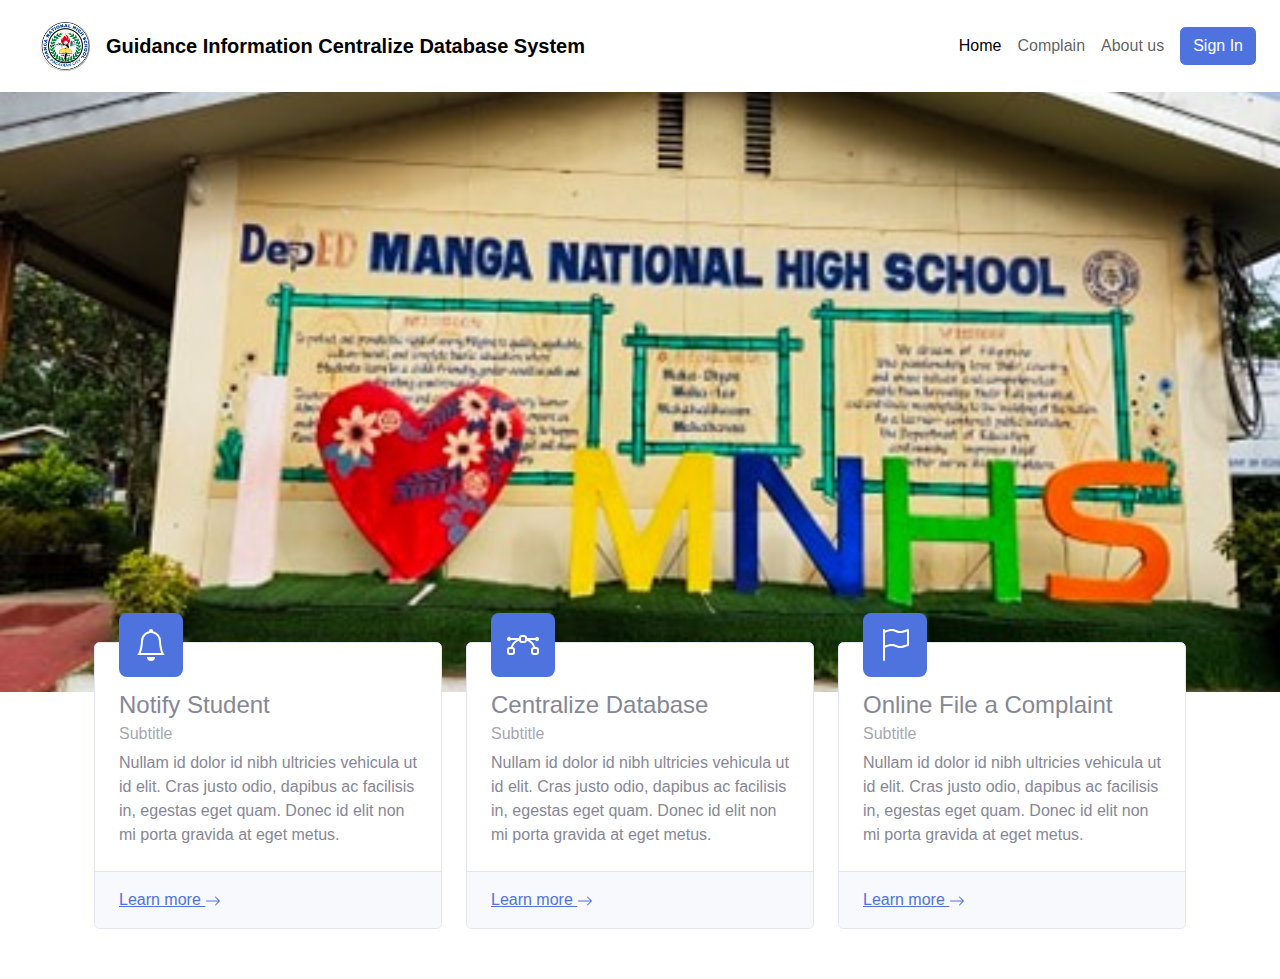
<file: GICDS/index.html>
<!DOCTYPE html>
<html data-bs-theme="light" lang="en">

<head>
    <meta charset="utf-8">
    <meta name="viewport" content="width=device-width, initial-scale=1.0, shrink-to-fit=no">
    <title>GICDS</title>
    <meta name="description" content="To facilitates communication between counselors, students and parents ensuring that relevant information is readily ultimately enhancing the effectiveness of the guidance process.">
    <link rel="stylesheet" href="assets/bootstrap/css/bootstrap.min.css">
    <link rel="stylesheet" href="assets/css/Navbar-Right-Links-Dark-icons.css">
</head>

<body>
    <nav class="navbar navbar-expand-md bg-body py-3">
        <div class="container-fluid"><a class="navbar-brand d-flex align-items-center" href="#">
                <picture><img class="rounded-circle mx-3" src="assets/img/299885431_618087336686693_7051552258617563867_n.jpg" width="50px"></picture><span><strong>Guidance Information Centralize Database System</strong></span>
            </a><button data-bs-toggle="collapse" class="navbar-toggler" data-bs-target="#navcol-2"><span class="visually-hidden">Toggle navigation</span><span class="navbar-toggler-icon"></span></button>
            <div class="collapse navbar-collapse" id="navcol-2">
                <ul class="navbar-nav ms-auto">
                    <li class="nav-item"><a class="nav-link active" href="#">Home</a></li>
                    <li class="nav-item"><a class="nav-link" href="#" data-bs-target="#complain" data-bs-toggle="modal">Complain</a></li>
                    <li class="nav-item"><a class="nav-link" href="#">About us</a></li>
                </ul><a class="btn btn-primary ms-md-2" role="button" href="#" data-bs-target="#complain" data-bs-toggle="modal">Sign In</a>
            </div>
        </div>
    </nav>
    <section>
        <div style="height: 600px;background: url(&quot;assets/img/118470202_115167783645320_754314382636271683_n.jpg&quot;) center / cover;"></div>
        <div class="container h-100 position-relative" style="top: -50px;">
            <div class="row gy-5 gy-lg-0 row-cols-1 row-cols-md-2 row-cols-lg-3">
                <div class="col">
                    <div class="card">
                        <div class="card-body pt-5 p-4">
                            <div class="bs-icon-lg bs-icon-rounded bs-icon-primary d-flex flex-shrink-0 justify-content-center align-items-center position-absolute mb-3 bs-icon lg" style="top: -30px;"><svg xmlns="http://www.w3.org/2000/svg" width="1em" height="1em" fill="currentColor" viewBox="0 0 16 16" class="bi bi-bell">
                                    <path d="M8 16a2 2 0 0 0 2-2H6a2 2 0 0 0 2 2M8 1.918l-.797.161A4.002 4.002 0 0 0 4 6c0 .628-.134 2.197-.459 3.742-.16.767-.376 1.566-.663 2.258h10.244c-.287-.692-.502-1.49-.663-2.258C12.134 8.197 12 6.628 12 6a4.002 4.002 0 0 0-3.203-3.92L8 1.917zM14.22 12c.223.447.481.801.78 1H1c.299-.199.557-.553.78-1C2.68 10.2 3 6.88 3 6c0-2.42 1.72-4.44 4.005-4.901a1 1 0 1 1 1.99 0A5.002 5.002 0 0 1 13 6c0 .88.32 4.2 1.22 6"></path>
                                </svg></div>
                            <h4 class="card-title">Notify Student</h4>
                            <h6 class="text-muted card-subtitle mb-2">Subtitle</h6>
                            <p class="card-text">Nullam id dolor id nibh ultricies vehicula ut id elit. Cras justo odio, dapibus ac facilisis in, egestas eget quam. Donec id elit non mi porta gravida at eget metus.</p>
                        </div>
                        <div class="card-footer p-4 py-3"><a href="#">Learn more&nbsp;<svg xmlns="http://www.w3.org/2000/svg" width="1em" height="1em" fill="currentColor" viewBox="0 0 16 16" class="bi bi-arrow-right">
                                    <path fill-rule="evenodd" d="M1 8a.5.5 0 0 1 .5-.5h11.793l-3.147-3.146a.5.5 0 0 1 .708-.708l4 4a.5.5 0 0 1 0 .708l-4 4a.5.5 0 0 1-.708-.708L13.293 8.5H1.5A.5.5 0 0 1 1 8"></path>
                                </svg></a></div>
                    </div>
                </div>
                <div class="col">
                    <div class="card">
                        <div class="card-body pt-5 p-4">
                            <div class="bs-icon-lg bs-icon-rounded bs-icon-primary d-flex flex-shrink-0 justify-content-center align-items-center position-absolute mb-3 bs-icon lg" style="top: -30px;"><svg xmlns="http://www.w3.org/2000/svg" width="1em" height="1em" fill="currentColor" viewBox="0 0 16 16" class="bi bi-bezier">
                                    <path fill-rule="evenodd" d="M0 10.5A1.5 1.5 0 0 1 1.5 9h1A1.5 1.5 0 0 1 4 10.5v1A1.5 1.5 0 0 1 2.5 13h-1A1.5 1.5 0 0 1 0 11.5zm1.5-.5a.5.5 0 0 0-.5.5v1a.5.5 0 0 0 .5.5h1a.5.5 0 0 0 .5-.5v-1a.5.5 0 0 0-.5-.5zm10.5.5A1.5 1.5 0 0 1 13.5 9h1a1.5 1.5 0 0 1 1.5 1.5v1a1.5 1.5 0 0 1-1.5 1.5h-1a1.5 1.5 0 0 1-1.5-1.5zm1.5-.5a.5.5 0 0 0-.5.5v1a.5.5 0 0 0 .5.5h1a.5.5 0 0 0 .5-.5v-1a.5.5 0 0 0-.5-.5zM6 4.5A1.5 1.5 0 0 1 7.5 3h1A1.5 1.5 0 0 1 10 4.5v1A1.5 1.5 0 0 1 8.5 7h-1A1.5 1.5 0 0 1 6 5.5zM7.5 4a.5.5 0 0 0-.5.5v1a.5.5 0 0 0 .5.5h1a.5.5 0 0 0 .5-.5v-1a.5.5 0 0 0-.5-.5z"></path>
                                    <path d="M6 4.5H1.866a1 1 0 1 0 0 1h2.668A6.517 6.517 0 0 0 1.814 9H2.5c.123 0 .244.015.358.043a5.517 5.517 0 0 1 3.185-3.185A1.503 1.503 0 0 1 6 5.5zm3.957 1.358A1.5 1.5 0 0 0 10 5.5v-1h4.134a1 1 0 1 1 0 1h-2.668a6.517 6.517 0 0 1 2.72 3.5H13.5c-.123 0-.243.015-.358.043a5.517 5.517 0 0 0-3.185-3.185z"></path>
                                </svg></div>
                            <h4 class="card-title">Centralize Database</h4>
                            <h6 class="text-muted card-subtitle mb-2">Subtitle</h6>
                            <p class="card-text">Nullam id dolor id nibh ultricies vehicula ut id elit. Cras justo odio, dapibus ac facilisis in, egestas eget quam. Donec id elit non mi porta gravida at eget metus.</p>
                        </div>
                        <div class="card-footer p-4 py-3"><a href="#">Learn more&nbsp;<svg xmlns="http://www.w3.org/2000/svg" width="1em" height="1em" fill="currentColor" viewBox="0 0 16 16" class="bi bi-arrow-right">
                                    <path fill-rule="evenodd" d="M1 8a.5.5 0 0 1 .5-.5h11.793l-3.147-3.146a.5.5 0 0 1 .708-.708l4 4a.5.5 0 0 1 0 .708l-4 4a.5.5 0 0 1-.708-.708L13.293 8.5H1.5A.5.5 0 0 1 1 8"></path>
                                </svg></a></div>
                    </div>
                </div>
                <div class="col">
                    <div class="card">
                        <div class="card-body pt-5 p-4">
                            <div class="bs-icon-lg bs-icon-rounded bs-icon-primary d-flex flex-shrink-0 justify-content-center align-items-center position-absolute mb-3 bs-icon lg" style="top: -30px;"><svg xmlns="http://www.w3.org/2000/svg" width="1em" height="1em" fill="currentColor" viewBox="0 0 16 16" class="bi bi-flag">
                                    <path d="M14.778.085A.5.5 0 0 1 15 .5V8a.5.5 0 0 1-.314.464L14.5 8l.186.464-.003.001-.006.003-.023.009a12.435 12.435 0 0 1-.397.15c-.264.095-.631.223-1.047.35-.816.252-1.879.523-2.71.523-.847 0-1.548-.28-2.158-.525l-.028-.01C7.68 8.71 7.14 8.5 6.5 8.5c-.7 0-1.638.23-2.437.477A19.626 19.626 0 0 0 3 9.342V15.5a.5.5 0 0 1-1 0V.5a.5.5 0 0 1 1 0v.282c.226-.079.496-.17.79-.26C4.606.272 5.67 0 6.5 0c.84 0 1.524.277 2.121.519l.043.018C9.286.788 9.828 1 10.5 1c.7 0 1.638-.23 2.437-.477a19.587 19.587 0 0 0 1.349-.476l.019-.007.004-.002h.001M14 1.221c-.22.078-.48.167-.766.255-.81.252-1.872.523-2.734.523-.886 0-1.592-.286-2.203-.534l-.008-.003C7.662 1.21 7.139 1 6.5 1c-.669 0-1.606.229-2.415.478A21.294 21.294 0 0 0 3 1.845v6.433c.22-.078.48-.167.766-.255C4.576 7.77 5.638 7.5 6.5 7.5c.847 0 1.548.28 2.158.525l.028.01C9.32 8.29 9.86 8.5 10.5 8.5c.668 0 1.606-.229 2.415-.478A21.317 21.317 0 0 0 14 7.655V1.222z"></path>
                                </svg></div>
                            <h4 class="card-title">Online File a Complaint</h4>
                            <h6 class="text-muted card-subtitle mb-2">Subtitle</h6>
                            <p class="card-text">Nullam id dolor id nibh ultricies vehicula ut id elit. Cras justo odio, dapibus ac facilisis in, egestas eget quam. Donec id elit non mi porta gravida at eget metus.</p>
                        </div>
                        <div class="card-footer p-4 py-3"><a href="#">Learn more&nbsp;<svg xmlns="http://www.w3.org/2000/svg" width="1em" height="1em" fill="currentColor" viewBox="0 0 16 16" class="bi bi-arrow-right">
                                    <path fill-rule="evenodd" d="M1 8a.5.5 0 0 1 .5-.5h11.793l-3.147-3.146a.5.5 0 0 1 .708-.708l4 4a.5.5 0 0 1 0 .708l-4 4a.5.5 0 0 1-.708-.708L13.293 8.5H1.5A.5.5 0 0 1 1 8"></path>
                                </svg></a></div>
                    </div>
                </div>
            </div>
        </div>
    </section>
    <div class="modal fade" role="dialog" tabindex="-1" id="complain">
        <div class="modal-dialog modal-lg" role="document">
            <div class="modal-content">
                <div class="modal-header">
                    <h4 class="modal-title">Student Complain</h4><button class="btn-close" type="button" aria-label="Close" data-bs-dismiss="modal"></button>
                </div>
                <div class="modal-body">
                    <p>Here you can file a complaint on the student.</p>
                    <form>
                        <div class="row">
                            <div class="col mt-2"><input class="form-control" type="text" placeholder="Student Fullname"></div>
                            <div class="col mt-2"><input class="form-control" type="text" placeholder="Your Name"></div>
                        </div><label class="form-label mt-2">Your complaint</label><textarea class="form-control" rows="10"></textarea>
                    </form>
                </div>
                <div class="modal-footer"><button class="btn btn-light" type="button" data-bs-dismiss="modal">Close</button><button class="btn btn-primary" type="button">Save</button></div>
            </div>
        </div>
    </div>
    <script src="assets/js/jquery.min.js"></script>
    <script src="assets/bootstrap/js/bootstrap.min.js"></script>
    <script src="assets/js/theme.js"></script>
</body>

</html>
</file>
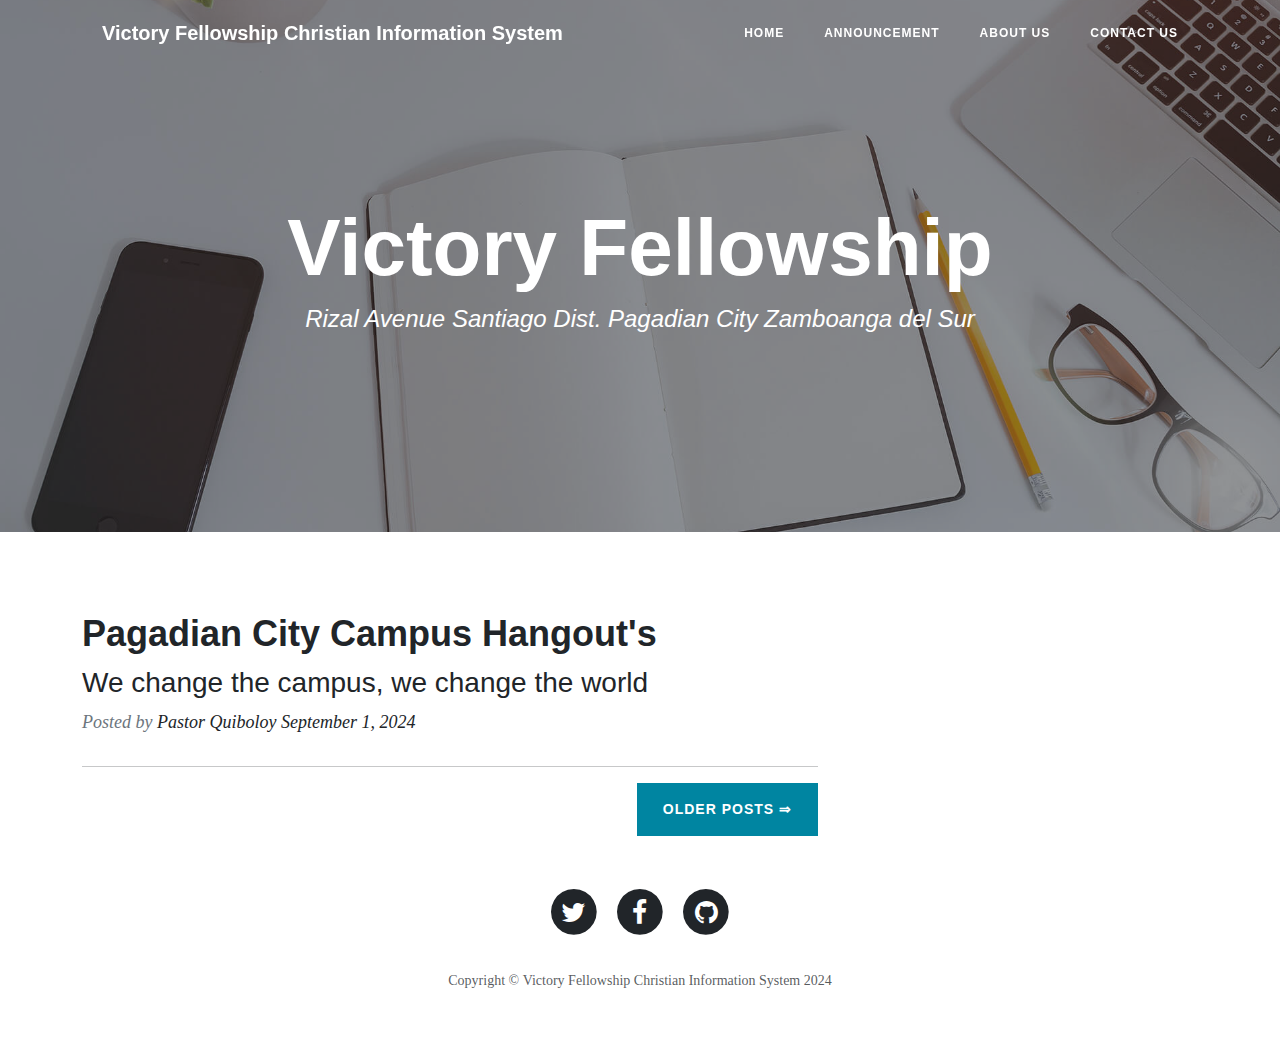
<file: VFCIS/index.html>
<!DOCTYPE html>
<html data-bs-theme="light" lang="en">

<head>
    <meta charset="utf-8">
    <meta name="viewport" content="width=device-width, initial-scale=1.0, shrink-to-fit=no">
    <title>Home - Victory Fellowship Christian Information System</title>
    <meta name="description" content="Honor God make Disciples and help the students to grow in Leadership, Integrity, Faith and Excellence.">
    <link rel="stylesheet" href="assets/bootstrap/css/bootstrap.min.css">
    <link rel="stylesheet" href="assets/fonts/font-awesome.min.css">
</head>

<body>
    <nav class="navbar navbar-expand-lg fixed-top navbar-light" id="mainNav">
        <div class="container"><a class="navbar-brand" href="index.html">Victory Fellowship Christian Information System</a><button data-bs-toggle="collapse" data-bs-target="#navbarResponsive" class="navbar-toggler" aria-controls="navbarResponsive" aria-expanded="false" aria-label="Toggle navigation"><i class="fa fa-bars"></i></button>
            <div class="collapse navbar-collapse" id="navbarResponsive">
                <ul class="navbar-nav ms-auto">
                    <li class="nav-item"><a class="nav-link" href="index.html">Home</a></li>
                    <li class="nav-item"><a class="nav-link" href="announcement.html">announcement</a></li>
                    <li class="nav-item"><a class="nav-link" href="about.html">About us</a></li>
                    <li class="nav-item"><a class="nav-link" href="contact.html">Contact us</a></li>
                </ul>
            </div>
        </div>
    </nav>
    <header class="masthead" style="background-image:url('assets/img/home-bg.jpg');">
        <div class="overlay"></div>
        <div class="container">
            <div class="row">
                <div class="col-md-10 col-lg-8 mx-auto position-relative">
                    <div class="site-heading">
                        <h1>Victory Fellowship</h1><span class="subheading"><em>Rizal Avenue Santiago Dist. Pagadian City Zamboanga del Sur</em></span>
                    </div>
                </div>
            </div>
        </div>
    </header>
    <div class="container">
        <div class="row">
            <div class="col-md-10 col-lg-8">
                <div class="post-preview"><a href="post.html">
                        <h2 class="post-title">Pagadian City Campus Hangout's</h2>
                        <h3 class="post-subtitle">We change the campus, we change the world</h3>
                    </a>
                    <p class="post-meta">Posted by&nbsp;<a href="#">Pastor Quiboloy September 1, 2024</a></p>
                </div>
                <hr>
                <div class="clearfix"><button class="btn btn-primary float-end" type="button">Older Posts&nbsp;⇒</button></div>
            </div>
        </div>
    </div>
    <footer>
        <div class="container">
            <div class="row">
                <div class="col-md-10 col-lg-8 mx-auto">
                    <ul class="list-inline text-center">
                        <li class="list-inline-item"><span class="fa-stack fa-lg"><i class="fa fa-circle fa-stack-2x"></i><i class="fa fa-twitter fa-stack-1x fa-inverse"></i></span></li>
                        <li class="list-inline-item"><span class="fa-stack fa-lg"><i class="fa fa-circle fa-stack-2x"></i><i class="fa fa-facebook fa-stack-1x fa-inverse"></i></span></li>
                        <li class="list-inline-item"><span class="fa-stack fa-lg"><i class="fa fa-circle fa-stack-2x"></i><i class="fa fa-github fa-stack-1x fa-inverse"></i></span></li>
                    </ul>
                    <p class="text-muted copyright">Copyright&nbsp;©&nbsp;Victory Fellowship Christian Information System 2024</p>
                </div>
            </div>
        </div>
    </footer>
    <script src="assets/js/jquery.min.js"></script>
    <script src="assets/bootstrap/js/bootstrap.min.js"></script>
    <script src="assets/js/clean-blog.js"></script>
</body>

</html>
</file>
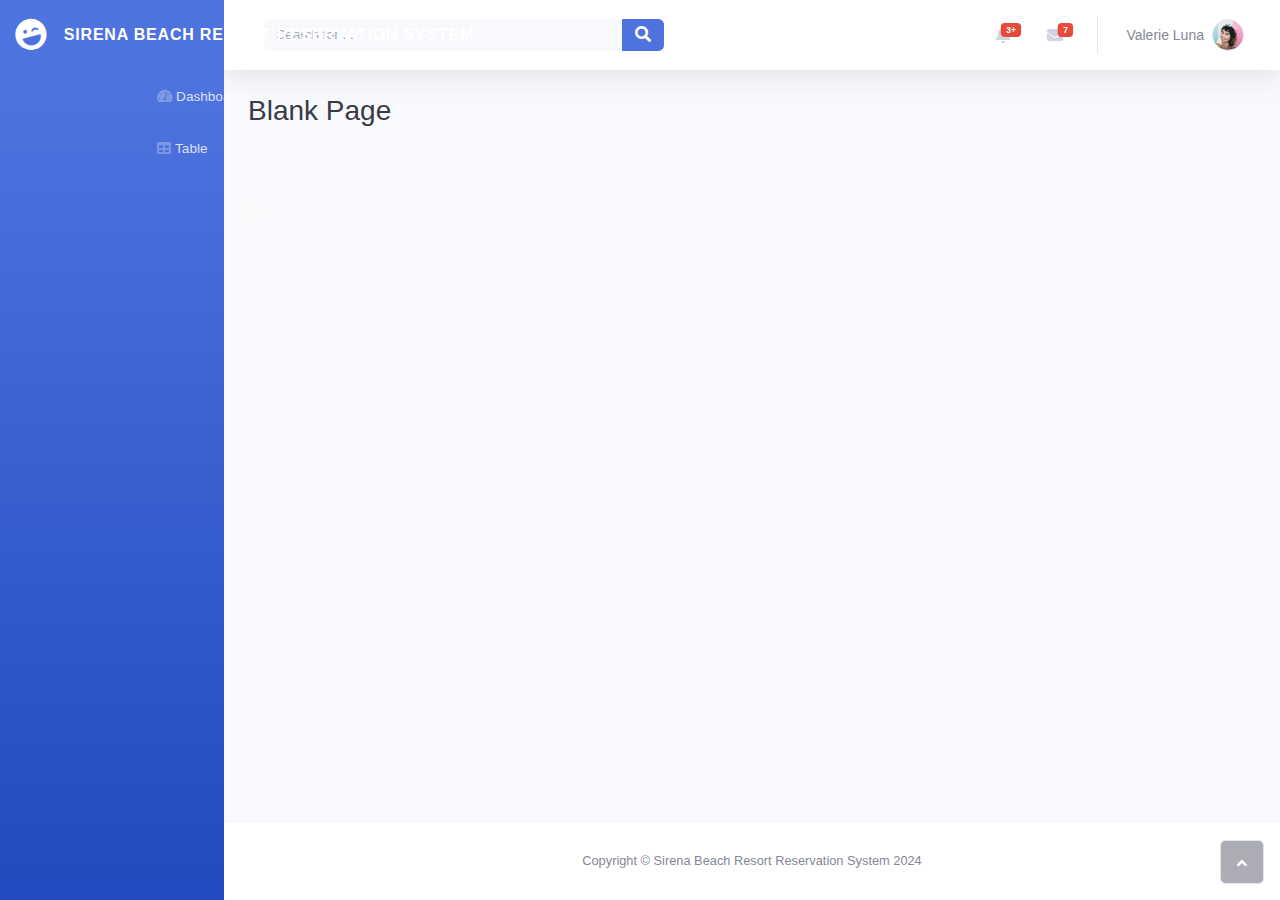
<file: SBRRS old/blank.html>
<!DOCTYPE html>
<html data-bs-theme="light" lang="en">

<head>
    <meta charset="utf-8">
    <meta name="viewport" content="width=device-width, initial-scale=1.0, shrink-to-fit=no">
    <title>Blank Page - Sirena Beach Resort Reservation System</title>
    <meta name="description" content="Escape to paradise with just a few clicks! Our beach resort reservation system makes planning your dream vacation a breeze. Book your perfect getaway Escape the Ordinary and Discover Paradise At Our Resort Where Every Sunrise Brings Possibilities.">
    <link rel="stylesheet" href="assets/bootstrap/css/bootstrap.min.css">
    <link rel="stylesheet" href="assets/fonts/fontawesome-all.min.css">
    <link rel="stylesheet" href="assets/css/Hero-Carousel-images.css">
    <link rel="stylesheet" href="assets/css/Lightbox-Gallery-baguetteBox.min.css">
    <link rel="stylesheet" href="assets/css/Login-Form-Basic-icons.css">
</head>

<body id="page-top">
    <div id="wrapper">
        <nav class="navbar align-items-start sidebar sidebar-dark accordion bg-gradient-primary p-0 navbar-dark">
            <div class="container-fluid d-flex flex-column p-0"><a class="navbar-brand d-flex justify-content-center align-items-center sidebar-brand m-0" href="#">
                    <div class="sidebar-brand-icon rotate-n-15"><i class="fas fa-laugh-wink"></i></div>
                    <div class="sidebar-brand-text mx-3"><span>Sirena Beach Resort Reservation System</span></div>
                </a>
                <hr class="sidebar-divider my-0">
                <ul class="navbar-nav text-light" id="accordionSidebar">
                    <li class="nav-item"><a class="nav-link" href="dashboard.html"><i class="fas fa-tachometer-alt"></i><span>Dashboard</span></a></li>
                    <li class="nav-item"><a class="nav-link" href="table.html"><i class="fas fa-table"></i><span>Table</span></a></li>
                </ul>
                <div class="text-center d-none d-md-inline"><button class="btn rounded-circle border-0" id="sidebarToggle" type="button"></button></div>
            </div>
        </nav>
        <div class="d-flex flex-column" id="content-wrapper">
            <div id="content">
                <nav class="navbar navbar-expand bg-white shadow mb-4 topbar static-top navbar-light">
                    <div class="container-fluid"><button class="btn btn-link d-md-none rounded-circle me-3" id="sidebarToggleTop" type="button"><i class="fas fa-bars"></i></button>
                        <form class="d-none d-sm-inline-block me-auto ms-md-3 my-2 my-md-0 mw-100 navbar-search">
                            <div class="input-group"><input class="bg-light form-control border-0 small" type="text" placeholder="Search for ..."><button class="btn btn-primary py-0" type="button"><i class="fas fa-search"></i></button></div>
                        </form>
                        <ul class="navbar-nav flex-nowrap ms-auto">
                            <li class="nav-item dropdown d-sm-none no-arrow"><a class="dropdown-toggle nav-link" aria-expanded="false" data-bs-toggle="dropdown" href="#"><i class="fas fa-search"></i></a>
                                <div class="dropdown-menu dropdown-menu-end p-3 animated--grow-in" aria-labelledby="searchDropdown">
                                    <form class="me-auto navbar-search w-100">
                                        <div class="input-group"><input class="bg-light form-control border-0 small" type="text" placeholder="Search for ...">
                                            <div class="input-group-append"><button class="btn btn-primary py-0" type="button"><i class="fas fa-search"></i></button></div>
                                        </div>
                                    </form>
                                </div>
                            </li>
                            <li class="nav-item dropdown no-arrow mx-1">
                                <div class="nav-item dropdown no-arrow"><a class="dropdown-toggle nav-link" aria-expanded="false" data-bs-toggle="dropdown" href="#"><span class="badge bg-danger badge-counter">3+</span><i class="fas fa-bell fa-fw"></i></a>
                                    <div class="dropdown-menu dropdown-menu-end dropdown-list animated--grow-in">
                                        <h6 class="dropdown-header">alerts center</h6><a class="dropdown-item d-flex align-items-center" href="#">
                                            <div class="me-3">
                                                <div class="bg-primary icon-circle"><i class="fas fa-file-alt text-white"></i></div>
                                            </div>
                                            <div><span class="small text-gray-500">December 12, 2019</span>
                                                <p>A new monthly report is ready to download!</p>
                                            </div>
                                        </a><a class="dropdown-item d-flex align-items-center" href="#">
                                            <div class="me-3">
                                                <div class="bg-success icon-circle"><i class="fas fa-donate text-white"></i></div>
                                            </div>
                                            <div><span class="small text-gray-500">December 7, 2019</span>
                                                <p>$290.29 has been deposited into your account!</p>
                                            </div>
                                        </a><a class="dropdown-item d-flex align-items-center" href="#">
                                            <div class="me-3">
                                                <div class="bg-warning icon-circle"><i class="fas fa-exclamation-triangle text-white"></i></div>
                                            </div>
                                            <div><span class="small text-gray-500">December 2, 2019</span>
                                                <p>Spending Alert: We've noticed unusually high spending for your account.</p>
                                            </div>
                                        </a><a class="dropdown-item text-center small text-gray-500" href="#">Show All Alerts</a>
                                    </div>
                                </div>
                            </li>
                            <li class="nav-item dropdown no-arrow mx-1">
                                <div class="nav-item dropdown no-arrow"><a class="dropdown-toggle nav-link" aria-expanded="false" data-bs-toggle="dropdown" href="#"><span class="badge bg-danger badge-counter">7</span><i class="fas fa-envelope fa-fw"></i></a>
                                    <div class="dropdown-menu dropdown-menu-end dropdown-list animated--grow-in">
                                        <h6 class="dropdown-header">alerts center</h6><a class="dropdown-item d-flex align-items-center" href="#">
                                            <div class="dropdown-list-image me-3"><img class="rounded-circle" src="assets/img/avatars/avatar4.jpeg">
                                                <div class="bg-success status-indicator"></div>
                                            </div>
                                            <div class="fw-bold">
                                                <div class="text-truncate"><span>Hi there! I am wondering if you can help me with a problem I've been having.</span></div>
                                                <p class="small text-gray-500 mb-0">Emily Fowler - 58m</p>
                                            </div>
                                        </a><a class="dropdown-item d-flex align-items-center" href="#">
                                            <div class="dropdown-list-image me-3"><img class="rounded-circle" src="assets/img/avatars/avatar2.jpeg">
                                                <div class="status-indicator"></div>
                                            </div>
                                            <div class="fw-bold">
                                                <div class="text-truncate"><span>I have the photos that you ordered last month!</span></div>
                                                <p class="small text-gray-500 mb-0">Jae Chun - 1d</p>
                                            </div>
                                        </a><a class="dropdown-item d-flex align-items-center" href="#">
                                            <div class="dropdown-list-image me-3"><img class="rounded-circle" src="assets/img/avatars/avatar3.jpeg">
                                                <div class="bg-warning status-indicator"></div>
                                            </div>
                                            <div class="fw-bold">
                                                <div class="text-truncate"><span>Last month's report looks great, I am very happy with the progress so far, keep up the good work!</span></div>
                                                <p class="small text-gray-500 mb-0">Morgan Alvarez - 2d</p>
                                            </div>
                                        </a><a class="dropdown-item d-flex align-items-center" href="#">
                                            <div class="dropdown-list-image me-3"><img class="rounded-circle" src="assets/img/avatars/avatar5.jpeg">
                                                <div class="bg-success status-indicator"></div>
                                            </div>
                                            <div class="fw-bold">
                                                <div class="text-truncate"><span>Am I a good boy? The reason I ask is because someone told me that people say this to all dogs, even if they aren't good...</span></div>
                                                <p class="small text-gray-500 mb-0">Chicken the Dog · 2w</p>
                                            </div>
                                        </a><a class="dropdown-item text-center small text-gray-500" href="#">Show All Alerts</a>
                                    </div>
                                </div>
                                <div class="shadow dropdown-list dropdown-menu dropdown-menu-end" aria-labelledby="alertsDropdown"></div>
                            </li>
                            <div class="d-none d-sm-block topbar-divider"></div>
                            <li class="nav-item dropdown no-arrow">
                                <div class="nav-item dropdown no-arrow"><a class="dropdown-toggle nav-link" aria-expanded="false" data-bs-toggle="dropdown" href="#"><span class="d-none d-lg-inline me-2 text-gray-600 small">Valerie Luna</span><img class="border rounded-circle img-profile" src="assets/img/avatars/avatar1.jpeg"></a>
                                    <div class="dropdown-menu shadow dropdown-menu-end animated--grow-in"><a class="dropdown-item" href="#"><i class="fas fa-user fa-sm fa-fw me-2 text-gray-400"></i>&nbsp;Profile</a><a class="dropdown-item" href="#"><i class="fas fa-cogs fa-sm fa-fw me-2 text-gray-400"></i>&nbsp;Settings</a><a class="dropdown-item" href="#"><i class="fas fa-list fa-sm fa-fw me-2 text-gray-400"></i>&nbsp;Activity log</a>
                                        <div class="dropdown-divider"></div><a class="dropdown-item" href="#"><i class="fas fa-sign-out-alt fa-sm fa-fw me-2 text-gray-400"></i>&nbsp;Logout</a>
                                    </div>
                                </div>
                            </li>
                        </ul>
                    </div>
                </nav>
                <div class="container-fluid">
                    <h3 class="text-dark mb-1">Blank Page</h3>
                </div>
            </div>
            <footer class="bg-white sticky-footer">
                <div class="container my-auto">
                    <div class="text-center my-auto copyright"><span>Copyright © Sirena Beach Resort Reservation System 2024</span></div>
                </div>
            </footer>
        </div><a class="border rounded d-inline scroll-to-top" href="#page-top"><i class="fas fa-angle-up"></i></a>
    </div>
    <script src="assets/js/jquery.min.js"></script>
    <script src="assets/bootstrap/js/bootstrap.min.js"></script>
    <script src="assets/js/bs-init.js"></script>
    <script src="assets/js/Lightbox-Gallery-baguetteBox.min.js"></script>
    <script src="assets/js/Lightbox-Gallery.js"></script>
    <script src="assets/js/theme.js"></script>
</body>

</html>
</file>
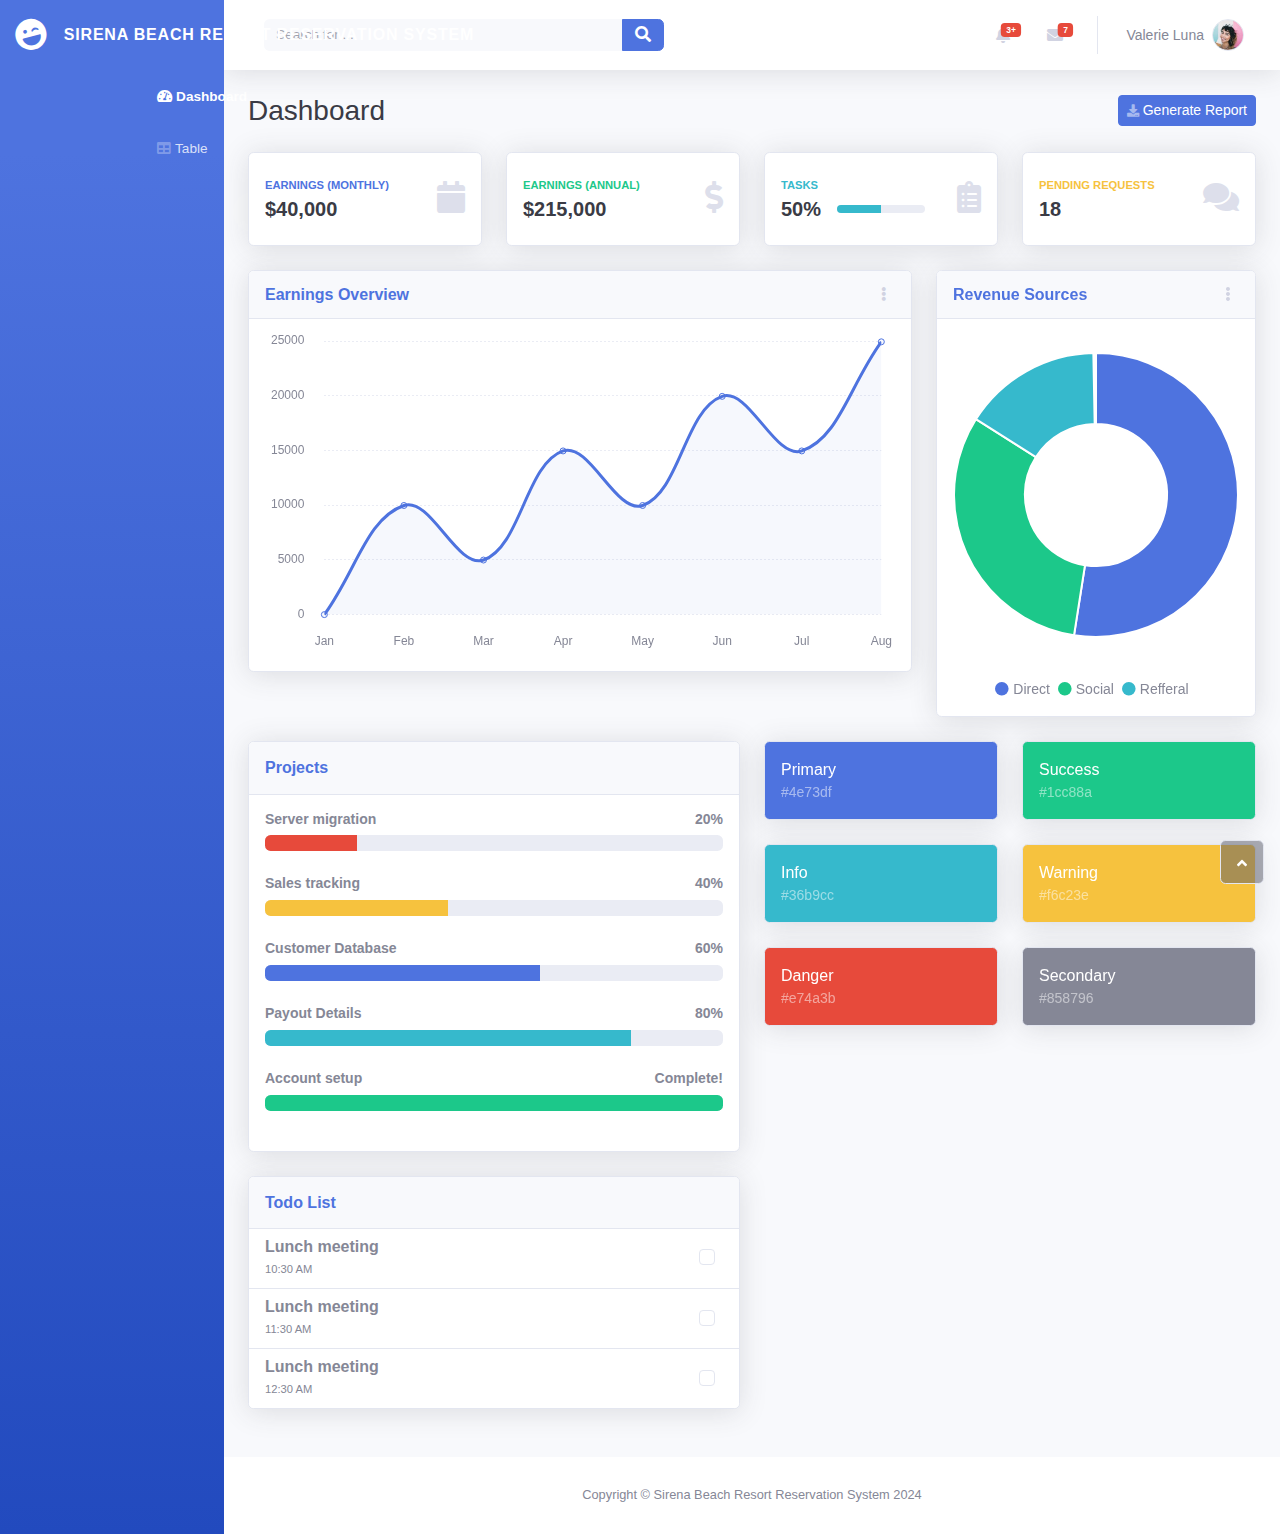
<file: SBRRS old/dashboard.html>
<!DOCTYPE html>
<html data-bs-theme="light" lang="en">

<head>
    <meta charset="utf-8">
    <meta name="viewport" content="width=device-width, initial-scale=1.0, shrink-to-fit=no">
    <title>Dashboard - Sirena Beach Resort Reservation System</title>
    <meta name="description" content="Escape to paradise with just a few clicks! Our beach resort reservation system makes planning your dream vacation a breeze. Book your perfect getaway Escape the Ordinary and Discover Paradise At Our Resort Where Every Sunrise Brings Possibilities.">
    <link rel="stylesheet" href="assets/bootstrap/css/bootstrap.min.css">
    <link rel="stylesheet" href="assets/fonts/fontawesome-all.min.css">
    <link rel="stylesheet" href="assets/css/Hero-Carousel-images.css">
    <link rel="stylesheet" href="assets/css/Lightbox-Gallery-baguetteBox.min.css">
    <link rel="stylesheet" href="assets/css/Login-Form-Basic-icons.css">
</head>

<body id="page-top">
    <div id="wrapper">
        <nav class="navbar align-items-start sidebar sidebar-dark accordion bg-gradient-primary p-0 navbar-dark">
            <div class="container-fluid d-flex flex-column p-0"><a class="navbar-brand d-flex justify-content-center align-items-center sidebar-brand m-0" href="#">
                    <div class="sidebar-brand-icon rotate-n-15"><i class="fas fa-laugh-wink"></i></div>
                    <div class="sidebar-brand-text mx-3"><span>Sirena Beach Resort Reservation System</span></div>
                </a>
                <hr class="sidebar-divider my-0">
                <ul class="navbar-nav text-light" id="accordionSidebar">
                    <li class="nav-item"><a class="nav-link active" href="dashboard.html"><i class="fas fa-tachometer-alt"></i><span>Dashboard</span></a></li>
                    <li class="nav-item"><a class="nav-link" href="table.html"><i class="fas fa-table"></i><span>Table</span></a></li>
                </ul>
                <div class="text-center d-none d-md-inline"><button class="btn rounded-circle border-0" id="sidebarToggle" type="button"></button></div>
            </div>
        </nav>
        <div class="d-flex flex-column" id="content-wrapper">
            <div id="content">
                <nav class="navbar navbar-expand bg-white shadow mb-4 topbar static-top navbar-light">
                    <div class="container-fluid"><button class="btn btn-link d-md-none rounded-circle me-3" id="sidebarToggleTop" type="button"><i class="fas fa-bars"></i></button>
                        <form class="d-none d-sm-inline-block me-auto ms-md-3 my-2 my-md-0 mw-100 navbar-search">
                            <div class="input-group"><input class="bg-light form-control border-0 small" type="text" placeholder="Search for ..."><button class="btn btn-primary py-0" type="button"><i class="fas fa-search"></i></button></div>
                        </form>
                        <ul class="navbar-nav flex-nowrap ms-auto">
                            <li class="nav-item dropdown d-sm-none no-arrow"><a class="dropdown-toggle nav-link" aria-expanded="false" data-bs-toggle="dropdown" href="#"><i class="fas fa-search"></i></a>
                                <div class="dropdown-menu dropdown-menu-end p-3 animated--grow-in" aria-labelledby="searchDropdown">
                                    <form class="me-auto navbar-search w-100">
                                        <div class="input-group"><input class="bg-light form-control border-0 small" type="text" placeholder="Search for ...">
                                            <div class="input-group-append"><button class="btn btn-primary py-0" type="button"><i class="fas fa-search"></i></button></div>
                                        </div>
                                    </form>
                                </div>
                            </li>
                            <li class="nav-item dropdown no-arrow mx-1">
                                <div class="nav-item dropdown no-arrow"><a class="dropdown-toggle nav-link" aria-expanded="false" data-bs-toggle="dropdown" href="#"><span class="badge bg-danger badge-counter">3+</span><i class="fas fa-bell fa-fw"></i></a>
                                    <div class="dropdown-menu dropdown-menu-end dropdown-list animated--grow-in">
                                        <h6 class="dropdown-header">alerts center</h6><a class="dropdown-item d-flex align-items-center" href="#">
                                            <div class="me-3">
                                                <div class="bg-primary icon-circle"><i class="fas fa-file-alt text-white"></i></div>
                                            </div>
                                            <div><span class="small text-gray-500">December 12, 2019</span>
                                                <p>A new monthly report is ready to download!</p>
                                            </div>
                                        </a><a class="dropdown-item d-flex align-items-center" href="#">
                                            <div class="me-3">
                                                <div class="bg-success icon-circle"><i class="fas fa-donate text-white"></i></div>
                                            </div>
                                            <div><span class="small text-gray-500">December 7, 2019</span>
                                                <p>$290.29 has been deposited into your account!</p>
                                            </div>
                                        </a><a class="dropdown-item d-flex align-items-center" href="#">
                                            <div class="me-3">
                                                <div class="bg-warning icon-circle"><i class="fas fa-exclamation-triangle text-white"></i></div>
                                            </div>
                                            <div><span class="small text-gray-500">December 2, 2019</span>
                                                <p>Spending Alert: We've noticed unusually high spending for your account.</p>
                                            </div>
                                        </a><a class="dropdown-item text-center small text-gray-500" href="#">Show All Alerts</a>
                                    </div>
                                </div>
                            </li>
                            <li class="nav-item dropdown no-arrow mx-1">
                                <div class="nav-item dropdown no-arrow"><a class="dropdown-toggle nav-link" aria-expanded="false" data-bs-toggle="dropdown" href="#"><span class="badge bg-danger badge-counter">7</span><i class="fas fa-envelope fa-fw"></i></a>
                                    <div class="dropdown-menu dropdown-menu-end dropdown-list animated--grow-in">
                                        <h6 class="dropdown-header">alerts center</h6><a class="dropdown-item d-flex align-items-center" href="#">
                                            <div class="dropdown-list-image me-3"><img class="rounded-circle" src="assets/img/avatars/avatar4.jpeg">
                                                <div class="bg-success status-indicator"></div>
                                            </div>
                                            <div class="fw-bold">
                                                <div class="text-truncate"><span>Hi there! I am wondering if you can help me with a problem I've been having.</span></div>
                                                <p class="small text-gray-500 mb-0">Emily Fowler - 58m</p>
                                            </div>
                                        </a><a class="dropdown-item d-flex align-items-center" href="#">
                                            <div class="dropdown-list-image me-3"><img class="rounded-circle" src="assets/img/avatars/avatar2.jpeg">
                                                <div class="status-indicator"></div>
                                            </div>
                                            <div class="fw-bold">
                                                <div class="text-truncate"><span>I have the photos that you ordered last month!</span></div>
                                                <p class="small text-gray-500 mb-0">Jae Chun - 1d</p>
                                            </div>
                                        </a><a class="dropdown-item d-flex align-items-center" href="#">
                                            <div class="dropdown-list-image me-3"><img class="rounded-circle" src="assets/img/avatars/avatar3.jpeg">
                                                <div class="bg-warning status-indicator"></div>
                                            </div>
                                            <div class="fw-bold">
                                                <div class="text-truncate"><span>Last month's report looks great, I am very happy with the progress so far, keep up the good work!</span></div>
                                                <p class="small text-gray-500 mb-0">Morgan Alvarez - 2d</p>
                                            </div>
                                        </a><a class="dropdown-item d-flex align-items-center" href="#">
                                            <div class="dropdown-list-image me-3"><img class="rounded-circle" src="assets/img/avatars/avatar5.jpeg">
                                                <div class="bg-success status-indicator"></div>
                                            </div>
                                            <div class="fw-bold">
                                                <div class="text-truncate"><span>Am I a good boy? The reason I ask is because someone told me that people say this to all dogs, even if they aren't good...</span></div>
                                                <p class="small text-gray-500 mb-0">Chicken the Dog · 2w</p>
                                            </div>
                                        </a><a class="dropdown-item text-center small text-gray-500" href="#">Show All Alerts</a>
                                    </div>
                                </div>
                                <div class="shadow dropdown-list dropdown-menu dropdown-menu-end" aria-labelledby="alertsDropdown"></div>
                            </li>
                            <div class="d-none d-sm-block topbar-divider"></div>
                            <li class="nav-item dropdown no-arrow">
                                <div class="nav-item dropdown no-arrow"><a class="dropdown-toggle nav-link" aria-expanded="false" data-bs-toggle="dropdown" href="#"><span class="d-none d-lg-inline me-2 text-gray-600 small">Valerie Luna</span><img class="border rounded-circle img-profile" src="assets/img/avatars/avatar1.jpeg"></a>
                                    <div class="dropdown-menu shadow dropdown-menu-end animated--grow-in"><a class="dropdown-item" href="#"><i class="fas fa-user fa-sm fa-fw me-2 text-gray-400"></i>&nbsp;Profile</a><a class="dropdown-item" href="#"><i class="fas fa-cogs fa-sm fa-fw me-2 text-gray-400"></i>&nbsp;Settings</a><a class="dropdown-item" href="#"><i class="fas fa-list fa-sm fa-fw me-2 text-gray-400"></i>&nbsp;Activity log</a>
                                        <div class="dropdown-divider"></div><a class="dropdown-item" href="#"><i class="fas fa-sign-out-alt fa-sm fa-fw me-2 text-gray-400"></i>&nbsp;Logout</a>
                                    </div>
                                </div>
                            </li>
                        </ul>
                    </div>
                </nav>
                <div class="container-fluid">
                    <div class="d-sm-flex justify-content-between align-items-center mb-4">
                        <h3 class="text-dark mb-0">Dashboard</h3><a class="btn btn-primary btn-sm d-none d-sm-inline-block" role="button" href="#"><i class="fas fa-download fa-sm text-white-50"></i>&nbsp;Generate Report</a>
                    </div>
                    <div class="row">
                        <div class="col-md-6 col-xl-3 mb-4">
                            <div class="card shadow border-start-primary py-2">
                                <div class="card-body">
                                    <div class="row align-items-center no-gutters">
                                        <div class="col me-2">
                                            <div class="text-uppercase text-primary fw-bold text-xs mb-1"><span>Earnings (monthly)</span></div>
                                            <div class="text-dark fw-bold h5 mb-0"><span>$40,000</span></div>
                                        </div>
                                        <div class="col-auto"><i class="fas fa-calendar fa-2x text-gray-300"></i></div>
                                    </div>
                                </div>
                            </div>
                        </div>
                        <div class="col-md-6 col-xl-3 mb-4">
                            <div class="card shadow border-start-success py-2">
                                <div class="card-body">
                                    <div class="row align-items-center no-gutters">
                                        <div class="col me-2">
                                            <div class="text-uppercase text-success fw-bold text-xs mb-1"><span>Earnings (annual)</span></div>
                                            <div class="text-dark fw-bold h5 mb-0"><span>$215,000</span></div>
                                        </div>
                                        <div class="col-auto"><i class="fas fa-dollar-sign fa-2x text-gray-300"></i></div>
                                    </div>
                                </div>
                            </div>
                        </div>
                        <div class="col-md-6 col-xl-3 mb-4">
                            <div class="card shadow border-start-info py-2">
                                <div class="card-body">
                                    <div class="row align-items-center no-gutters">
                                        <div class="col me-2">
                                            <div class="text-uppercase text-info fw-bold text-xs mb-1"><span>Tasks</span></div>
                                            <div class="row g-0 align-items-center">
                                                <div class="col-auto">
                                                    <div class="text-dark fw-bold h5 mb-0 me-3"><span>50%</span></div>
                                                </div>
                                                <div class="col">
                                                    <div class="progress progress-sm">
                                                        <div class="progress-bar bg-info" aria-valuenow="50" aria-valuemin="0" aria-valuemax="100" style="width: 50%;"><span class="visually-hidden">50%</span></div>
                                                    </div>
                                                </div>
                                            </div>
                                        </div>
                                        <div class="col-auto"><i class="fas fa-clipboard-list fa-2x text-gray-300"></i></div>
                                    </div>
                                </div>
                            </div>
                        </div>
                        <div class="col-md-6 col-xl-3 mb-4">
                            <div class="card shadow border-start-warning py-2">
                                <div class="card-body">
                                    <div class="row align-items-center no-gutters">
                                        <div class="col me-2">
                                            <div class="text-uppercase text-warning fw-bold text-xs mb-1"><span>Pending Requests</span></div>
                                            <div class="text-dark fw-bold h5 mb-0"><span>18</span></div>
                                        </div>
                                        <div class="col-auto"><i class="fas fa-comments fa-2x text-gray-300"></i></div>
                                    </div>
                                </div>
                            </div>
                        </div>
                    </div>
                    <div class="row">
                        <div class="col-lg-7 col-xl-8">
                            <div class="card shadow mb-4">
                                <div class="card-header d-flex justify-content-between align-items-center">
                                    <h6 class="text-primary fw-bold m-0">Earnings Overview</h6>
                                    <div class="dropdown no-arrow"><button class="btn btn-link btn-sm dropdown-toggle" aria-expanded="false" data-bs-toggle="dropdown" type="button"><i class="fas fa-ellipsis-v text-gray-400"></i></button>
                                        <div class="dropdown-menu shadow dropdown-menu-end animated--fade-in">
                                            <p class="text-center dropdown-header">dropdown header:</p><a class="dropdown-item" href="#">&nbsp;Action</a><a class="dropdown-item" href="#">&nbsp;Another action</a>
                                            <div class="dropdown-divider"></div><a class="dropdown-item" href="#">&nbsp;Something else here</a>
                                        </div>
                                    </div>
                                </div>
                                <div class="card-body">
                                    <div class="chart-area"><canvas data-bss-chart="{&quot;type&quot;:&quot;line&quot;,&quot;data&quot;:{&quot;labels&quot;:[&quot;Jan&quot;,&quot;Feb&quot;,&quot;Mar&quot;,&quot;Apr&quot;,&quot;May&quot;,&quot;Jun&quot;,&quot;Jul&quot;,&quot;Aug&quot;],&quot;datasets&quot;:[{&quot;label&quot;:&quot;Earnings&quot;,&quot;fill&quot;:true,&quot;data&quot;:[&quot;0&quot;,&quot;10000&quot;,&quot;5000&quot;,&quot;15000&quot;,&quot;10000&quot;,&quot;20000&quot;,&quot;15000&quot;,&quot;25000&quot;],&quot;backgroundColor&quot;:&quot;rgba(78, 115, 223, 0.05)&quot;,&quot;borderColor&quot;:&quot;rgba(78, 115, 223, 1)&quot;}]},&quot;options&quot;:{&quot;maintainAspectRatio&quot;:false,&quot;legend&quot;:{&quot;display&quot;:false,&quot;labels&quot;:{&quot;fontStyle&quot;:&quot;normal&quot;}},&quot;title&quot;:{&quot;fontStyle&quot;:&quot;normal&quot;},&quot;scales&quot;:{&quot;xAxes&quot;:[{&quot;gridLines&quot;:{&quot;color&quot;:&quot;rgb(234, 236, 244)&quot;,&quot;zeroLineColor&quot;:&quot;rgb(234, 236, 244)&quot;,&quot;drawBorder&quot;:false,&quot;drawTicks&quot;:false,&quot;borderDash&quot;:[&quot;2&quot;],&quot;zeroLineBorderDash&quot;:[&quot;2&quot;],&quot;drawOnChartArea&quot;:false},&quot;ticks&quot;:{&quot;fontColor&quot;:&quot;#858796&quot;,&quot;fontStyle&quot;:&quot;normal&quot;,&quot;padding&quot;:20}}],&quot;yAxes&quot;:[{&quot;gridLines&quot;:{&quot;color&quot;:&quot;rgb(234, 236, 244)&quot;,&quot;zeroLineColor&quot;:&quot;rgb(234, 236, 244)&quot;,&quot;drawBorder&quot;:false,&quot;drawTicks&quot;:false,&quot;borderDash&quot;:[&quot;2&quot;],&quot;zeroLineBorderDash&quot;:[&quot;2&quot;]},&quot;ticks&quot;:{&quot;fontColor&quot;:&quot;#858796&quot;,&quot;fontStyle&quot;:&quot;normal&quot;,&quot;padding&quot;:20}}]}}}"></canvas></div>
                                </div>
                            </div>
                        </div>
                        <div class="col-lg-5 col-xl-4">
                            <div class="card shadow mb-4">
                                <div class="card-header d-flex justify-content-between align-items-center">
                                    <h6 class="text-primary fw-bold m-0">Revenue Sources</h6>
                                    <div class="dropdown no-arrow"><button class="btn btn-link btn-sm dropdown-toggle" aria-expanded="false" data-bs-toggle="dropdown" type="button"><i class="fas fa-ellipsis-v text-gray-400"></i></button>
                                        <div class="dropdown-menu shadow dropdown-menu-end animated--fade-in">
                                            <p class="text-center dropdown-header">dropdown header:</p><a class="dropdown-item" href="#">&nbsp;Action</a><a class="dropdown-item" href="#">&nbsp;Another action</a>
                                            <div class="dropdown-divider"></div><a class="dropdown-item" href="#">&nbsp;Something else here</a>
                                        </div>
                                    </div>
                                </div>
                                <div class="card-body">
                                    <div class="chart-area"><canvas data-bss-chart="{&quot;type&quot;:&quot;doughnut&quot;,&quot;data&quot;:{&quot;labels&quot;:[&quot;Direct&quot;,&quot;Social&quot;,&quot;Referral&quot;],&quot;datasets&quot;:[{&quot;label&quot;:&quot;&quot;,&quot;backgroundColor&quot;:[&quot;#4e73df&quot;,&quot;#1cc88a&quot;,&quot;#36b9cc&quot;],&quot;borderColor&quot;:[&quot;#ffffff&quot;,&quot;#ffffff&quot;,&quot;#ffffff&quot;],&quot;data&quot;:[&quot;50&quot;,&quot;30&quot;,&quot;15&quot;]}]},&quot;options&quot;:{&quot;maintainAspectRatio&quot;:false,&quot;legend&quot;:{&quot;display&quot;:false,&quot;labels&quot;:{&quot;fontStyle&quot;:&quot;normal&quot;}},&quot;title&quot;:{&quot;fontStyle&quot;:&quot;normal&quot;}}}"></canvas></div>
                                    <div class="text-center small mt-4"><span class="me-2"><i class="fas fa-circle text-primary"></i>&nbsp;Direct</span><span class="me-2"><i class="fas fa-circle text-success"></i>&nbsp;Social</span><span class="me-2"><i class="fas fa-circle text-info"></i>&nbsp;Refferal</span></div>
                                </div>
                            </div>
                        </div>
                    </div>
                    <div class="row">
                        <div class="col-lg-6 mb-4">
                            <div class="card shadow mb-4">
                                <div class="card-header py-3">
                                    <h6 class="text-primary fw-bold m-0">Projects</h6>
                                </div>
                                <div class="card-body">
                                    <h4 class="small fw-bold">Server migration<span class="float-end">20%</span></h4>
                                    <div class="progress mb-4">
                                        <div class="progress-bar bg-danger" aria-valuenow="20" aria-valuemin="0" aria-valuemax="100" style="width: 20%;"><span class="visually-hidden">20%</span></div>
                                    </div>
                                    <h4 class="small fw-bold">Sales tracking<span class="float-end">40%</span></h4>
                                    <div class="progress mb-4">
                                        <div class="progress-bar bg-warning" aria-valuenow="40" aria-valuemin="0" aria-valuemax="100" style="width: 40%;"><span class="visually-hidden">40%</span></div>
                                    </div>
                                    <h4 class="small fw-bold">Customer Database<span class="float-end">60%</span></h4>
                                    <div class="progress mb-4">
                                        <div class="progress-bar bg-primary" aria-valuenow="60" aria-valuemin="0" aria-valuemax="100" style="width: 60%;"><span class="visually-hidden">60%</span></div>
                                    </div>
                                    <h4 class="small fw-bold">Payout Details<span class="float-end">80%</span></h4>
                                    <div class="progress mb-4">
                                        <div class="progress-bar bg-info" aria-valuenow="80" aria-valuemin="0" aria-valuemax="100" style="width: 80%;"><span class="visually-hidden">80%</span></div>
                                    </div>
                                    <h4 class="small fw-bold">Account setup<span class="float-end">Complete!</span></h4>
                                    <div class="progress mb-4">
                                        <div class="progress-bar bg-success" aria-valuenow="100" aria-valuemin="0" aria-valuemax="100" style="width: 100%;"><span class="visually-hidden">100%</span></div>
                                    </div>
                                </div>
                            </div>
                            <div class="card shadow mb-4">
                                <div class="card-header py-3">
                                    <h6 class="text-primary fw-bold m-0">Todo List</h6>
                                </div>
                                <ul class="list-group list-group-flush">
                                    <li class="list-group-item">
                                        <div class="row align-items-center no-gutters">
                                            <div class="col me-2">
                                                <h6 class="mb-0"><strong>Lunch meeting</strong></h6><span class="text-xs">10:30 AM</span>
                                            </div>
                                            <div class="col-auto">
                                                <div class="form-check"><input class="form-check-input" type="checkbox" id="formCheck-1"><label class="form-check-label" for="formCheck-1"></label></div>
                                            </div>
                                        </div>
                                    </li>
                                    <li class="list-group-item">
                                        <div class="row align-items-center no-gutters">
                                            <div class="col me-2">
                                                <h6 class="mb-0"><strong>Lunch meeting</strong></h6><span class="text-xs">11:30 AM</span>
                                            </div>
                                            <div class="col-auto">
                                                <div class="form-check"><input class="form-check-input" type="checkbox" id="formCheck-2"><label class="form-check-label" for="formCheck-2"></label></div>
                                            </div>
                                        </div>
                                    </li>
                                    <li class="list-group-item">
                                        <div class="row align-items-center no-gutters">
                                            <div class="col me-2">
                                                <h6 class="mb-0"><strong>Lunch meeting</strong></h6><span class="text-xs">12:30 AM</span>
                                            </div>
                                            <div class="col-auto">
                                                <div class="form-check"><input class="form-check-input" type="checkbox" id="formCheck-3"><label class="form-check-label" for="formCheck-3"></label></div>
                                            </div>
                                        </div>
                                    </li>
                                </ul>
                            </div>
                        </div>
                        <div class="col">
                            <div class="row">
                                <div class="col-lg-6 mb-4">
                                    <div class="card text-white bg-primary shadow">
                                        <div class="card-body">
                                            <p class="m-0">Primary</p>
                                            <p class="text-white-50 small m-0">#4e73df</p>
                                        </div>
                                    </div>
                                </div>
                                <div class="col-lg-6 mb-4">
                                    <div class="card text-white bg-success shadow">
                                        <div class="card-body">
                                            <p class="m-0">Success</p>
                                            <p class="text-white-50 small m-0">#1cc88a</p>
                                        </div>
                                    </div>
                                </div>
                                <div class="col-lg-6 mb-4">
                                    <div class="card text-white bg-info shadow">
                                        <div class="card-body">
                                            <p class="m-0">Info</p>
                                            <p class="text-white-50 small m-0">#36b9cc</p>
                                        </div>
                                    </div>
                                </div>
                                <div class="col-lg-6 mb-4">
                                    <div class="card text-white bg-warning shadow">
                                        <div class="card-body">
                                            <p class="m-0">Warning</p>
                                            <p class="text-white-50 small m-0">#f6c23e</p>
                                        </div>
                                    </div>
                                </div>
                                <div class="col-lg-6 mb-4">
                                    <div class="card text-white bg-danger shadow">
                                        <div class="card-body">
                                            <p class="m-0">Danger</p>
                                            <p class="text-white-50 small m-0">#e74a3b</p>
                                        </div>
                                    </div>
                                </div>
                                <div class="col-lg-6 mb-4">
                                    <div class="card text-white bg-secondary shadow">
                                        <div class="card-body">
                                            <p class="m-0">Secondary</p>
                                            <p class="text-white-50 small m-0">#858796</p>
                                        </div>
                                    </div>
                                </div>
                            </div>
                        </div>
                    </div>
                </div>
            </div>
            <footer class="bg-white sticky-footer">
                <div class="container my-auto">
                    <div class="text-center my-auto copyright"><span>Copyright © Sirena Beach Resort Reservation System 2024</span></div>
                </div>
            </footer>
        </div><a class="border rounded d-inline scroll-to-top" href="#page-top"><i class="fas fa-angle-up"></i></a>
    </div>
    <script src="assets/js/jquery.min.js"></script>
    <script src="assets/bootstrap/js/bootstrap.min.js"></script>
    <script src="assets/js/chart.min.js"></script>
    <script src="assets/js/bs-init.js"></script>
    <script src="assets/js/Lightbox-Gallery-baguetteBox.min.js"></script>
    <script src="assets/js/Lightbox-Gallery.js"></script>
    <script src="assets/js/theme.js"></script>
</body>

</html>
</file>
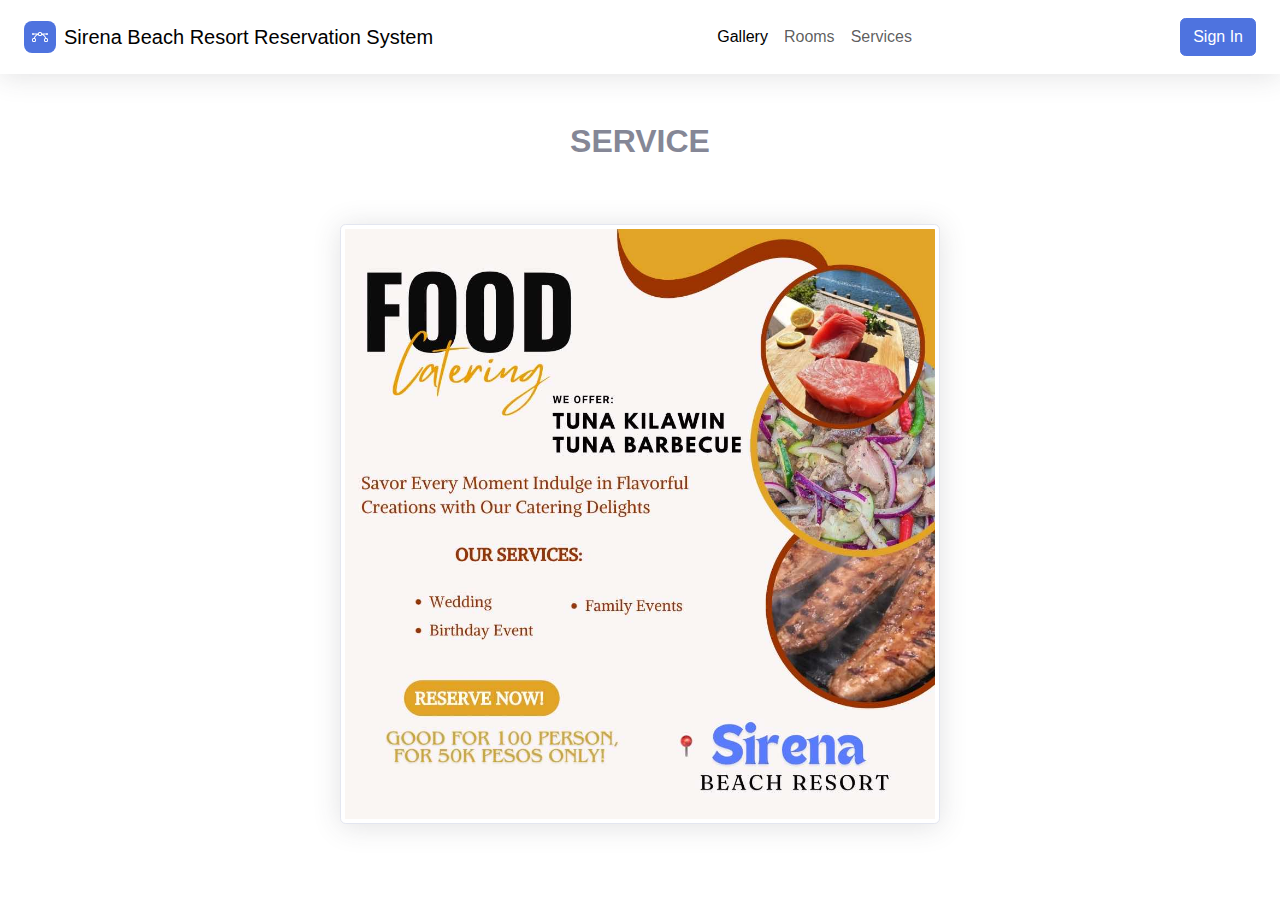
<file: SBRRS old/services.html>
<!DOCTYPE html>
<html data-bs-theme="light" lang="en">

<head>
    <meta charset="utf-8">
    <meta name="viewport" content="width=device-width, initial-scale=1.0, shrink-to-fit=no">
    <title>SBRRS</title>
    <meta name="description" content="Escape to paradise with just a few clicks! Our beach resort reservation system makes planning your dream vacation a breeze. Book your perfect getaway Escape the Ordinary and Discover Paradise At Our Resort Where Every Sunrise Brings Possibilities.">
    <link rel="stylesheet" href="assets/bootstrap/css/bootstrap.min.css">
    <link rel="stylesheet" href="assets/css/Hero-Carousel-images.css">
    <link rel="stylesheet" href="assets/css/Lightbox-Gallery-baguetteBox.min.css">
    <link rel="stylesheet" href="assets/css/Login-Form-Basic-icons.css">
</head>

<body>
    <nav class="navbar navbar-expand-md bg-body shadow py-3">
        <div class="container-fluid"><a class="navbar-brand d-flex align-items-center" href="#"><span class="bs-icon-sm bs-icon-rounded bs-icon-primary d-flex justify-content-center align-items-center me-2 bs-icon"><svg xmlns="http://www.w3.org/2000/svg" width="1em" height="1em" fill="currentColor" viewBox="0 0 16 16" class="bi bi-bezier">
                        <path fill-rule="evenodd" d="M0 10.5A1.5 1.5 0 0 1 1.5 9h1A1.5 1.5 0 0 1 4 10.5v1A1.5 1.5 0 0 1 2.5 13h-1A1.5 1.5 0 0 1 0 11.5zm1.5-.5a.5.5 0 0 0-.5.5v1a.5.5 0 0 0 .5.5h1a.5.5 0 0 0 .5-.5v-1a.5.5 0 0 0-.5-.5zm10.5.5A1.5 1.5 0 0 1 13.5 9h1a1.5 1.5 0 0 1 1.5 1.5v1a1.5 1.5 0 0 1-1.5 1.5h-1a1.5 1.5 0 0 1-1.5-1.5zm1.5-.5a.5.5 0 0 0-.5.5v1a.5.5 0 0 0 .5.5h1a.5.5 0 0 0 .5-.5v-1a.5.5 0 0 0-.5-.5zM6 4.5A1.5 1.5 0 0 1 7.5 3h1A1.5 1.5 0 0 1 10 4.5v1A1.5 1.5 0 0 1 8.5 7h-1A1.5 1.5 0 0 1 6 5.5zM7.5 4a.5.5 0 0 0-.5.5v1a.5.5 0 0 0 .5.5h1a.5.5 0 0 0 .5-.5v-1a.5.5 0 0 0-.5-.5z"></path>
                        <path d="M6 4.5H1.866a1 1 0 1 0 0 1h2.668A6.517 6.517 0 0 0 1.814 9H2.5c.123 0 .244.015.358.043a5.517 5.517 0 0 1 3.185-3.185A1.503 1.503 0 0 1 6 5.5zm3.957 1.358A1.5 1.5 0 0 0 10 5.5v-1h4.134a1 1 0 1 1 0 1h-2.668a6.517 6.517 0 0 1 2.72 3.5H13.5c-.123 0-.243.015-.358.043a5.517 5.517 0 0 0-3.185-3.185z"></path>
                    </svg></span><span>Sirena Beach Resort Reservation System</span></a><button data-bs-toggle="collapse" class="navbar-toggler" data-bs-target="#navcol-3"><span class="visually-hidden">Toggle navigation</span><span class="navbar-toggler-icon"></span></button>
            <div class="collapse navbar-collapse" id="navcol-3">
                <ul class="navbar-nav mx-auto">
                    <li class="nav-item"><a class="nav-link active" href="#">Gallery</a></li>
                    <li class="nav-item"><a class="nav-link" href="rooms.html">Rooms</a></li>
                    <li class="nav-item"><a class="nav-link" href="services.html">Services</a></li>
                </ul><button class="btn btn-primary" type="button">Sign In</button>
            </div>
        </div>
    </nav>
    <div class="container">
        <section class="py-4 py-xl-5">
            <div class="container h-100">
                <div class="row h-100">
                    <div class="col-md-10 col-xl-8 text-center d-flex d-sm-flex d-md-flex justify-content-center align-items-center mx-auto justify-content-md-start align-items-md-center justify-content-xl-center">
                        <div>
                            <h2 class="text-uppercase fw-bold mb-3">SERVICE</h2>
                        </div>
                    </div>
                </div>
            </div>
        </section>
        <div class="text-center">
            <picture><img class="img-thumbnail shadow" src="assets/img/455811324_872129437697573_7291992904925512868_n.jpg" width="600em"></picture>
        </div>
    </div>
    <script src="assets/js/jquery.min.js"></script>
    <script src="assets/bootstrap/js/bootstrap.min.js"></script>
    <script src="assets/js/bs-init.js"></script>
    <script src="assets/js/Lightbox-Gallery-baguetteBox.min.js"></script>
    <script src="assets/js/Lightbox-Gallery.js"></script>
    <script src="assets/js/theme.js"></script>
</body>

</html>
</file>
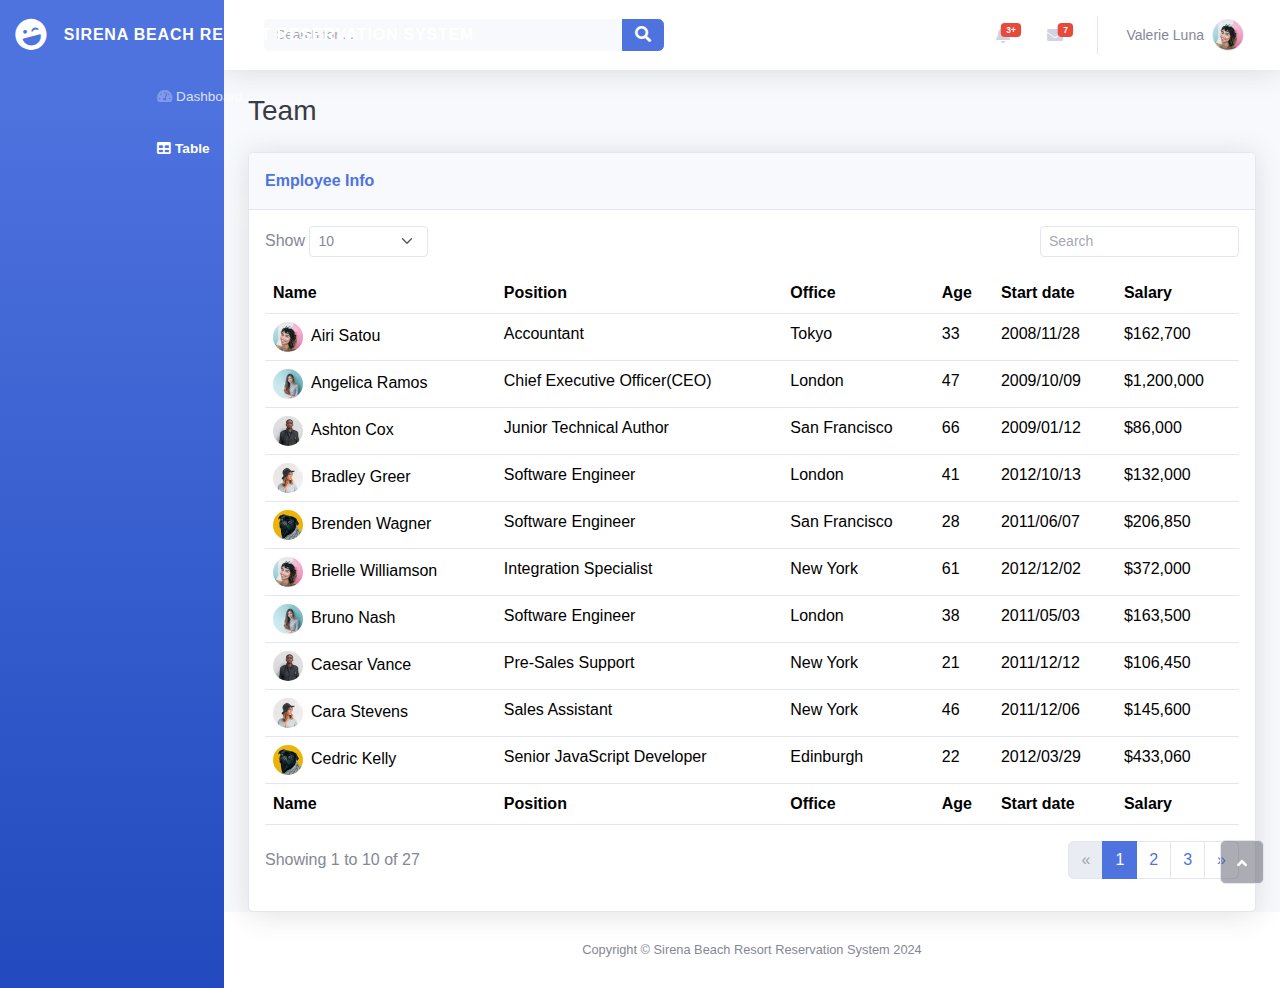
<file: SBRRS old/table.html>
<!DOCTYPE html>
<html data-bs-theme="light" lang="en">

<head>
    <meta charset="utf-8">
    <meta name="viewport" content="width=device-width, initial-scale=1.0, shrink-to-fit=no">
    <title>Table - Sirena Beach Resort Reservation System</title>
    <meta name="description" content="Escape to paradise with just a few clicks! Our beach resort reservation system makes planning your dream vacation a breeze. Book your perfect getaway Escape the Ordinary and Discover Paradise At Our Resort Where Every Sunrise Brings Possibilities.">
    <link rel="stylesheet" href="assets/bootstrap/css/bootstrap.min.css">
    <link rel="stylesheet" href="assets/fonts/fontawesome-all.min.css">
    <link rel="stylesheet" href="assets/css/Hero-Carousel-images.css">
    <link rel="stylesheet" href="assets/css/Lightbox-Gallery-baguetteBox.min.css">
    <link rel="stylesheet" href="assets/css/Login-Form-Basic-icons.css">
</head>

<body id="page-top">
    <div id="wrapper">
        <nav class="navbar align-items-start sidebar sidebar-dark accordion bg-gradient-primary p-0 navbar-dark">
            <div class="container-fluid d-flex flex-column p-0"><a class="navbar-brand d-flex justify-content-center align-items-center sidebar-brand m-0" href="#">
                    <div class="sidebar-brand-icon rotate-n-15"><i class="fas fa-laugh-wink"></i></div>
                    <div class="sidebar-brand-text mx-3"><span>Sirena Beach Resort Reservation System</span></div>
                </a>
                <hr class="sidebar-divider my-0">
                <ul class="navbar-nav text-light" id="accordionSidebar">
                    <li class="nav-item"><a class="nav-link" href="dashboard.html"><i class="fas fa-tachometer-alt"></i><span>Dashboard</span></a></li>
                    <li class="nav-item"><a class="nav-link active" href="table.html"><i class="fas fa-table"></i><span>Table</span></a></li>
                </ul>
                <div class="text-center d-none d-md-inline"><button class="btn rounded-circle border-0" id="sidebarToggle" type="button"></button></div>
            </div>
        </nav>
        <div class="d-flex flex-column" id="content-wrapper">
            <div id="content">
                <nav class="navbar navbar-expand bg-white shadow mb-4 topbar static-top navbar-light">
                    <div class="container-fluid"><button class="btn btn-link d-md-none rounded-circle me-3" id="sidebarToggleTop" type="button"><i class="fas fa-bars"></i></button>
                        <form class="d-none d-sm-inline-block me-auto ms-md-3 my-2 my-md-0 mw-100 navbar-search">
                            <div class="input-group"><input class="bg-light form-control border-0 small" type="text" placeholder="Search for ..."><button class="btn btn-primary py-0" type="button"><i class="fas fa-search"></i></button></div>
                        </form>
                        <ul class="navbar-nav flex-nowrap ms-auto">
                            <li class="nav-item dropdown d-sm-none no-arrow"><a class="dropdown-toggle nav-link" aria-expanded="false" data-bs-toggle="dropdown" href="#"><i class="fas fa-search"></i></a>
                                <div class="dropdown-menu dropdown-menu-end p-3 animated--grow-in" aria-labelledby="searchDropdown">
                                    <form class="me-auto navbar-search w-100">
                                        <div class="input-group"><input class="bg-light form-control border-0 small" type="text" placeholder="Search for ...">
                                            <div class="input-group-append"><button class="btn btn-primary py-0" type="button"><i class="fas fa-search"></i></button></div>
                                        </div>
                                    </form>
                                </div>
                            </li>
                            <li class="nav-item dropdown no-arrow mx-1">
                                <div class="nav-item dropdown no-arrow"><a class="dropdown-toggle nav-link" aria-expanded="false" data-bs-toggle="dropdown" href="#"><span class="badge bg-danger badge-counter">3+</span><i class="fas fa-bell fa-fw"></i></a>
                                    <div class="dropdown-menu dropdown-menu-end dropdown-list animated--grow-in">
                                        <h6 class="dropdown-header">alerts center</h6><a class="dropdown-item d-flex align-items-center" href="#">
                                            <div class="me-3">
                                                <div class="bg-primary icon-circle"><i class="fas fa-file-alt text-white"></i></div>
                                            </div>
                                            <div><span class="small text-gray-500">December 12, 2019</span>
                                                <p>A new monthly report is ready to download!</p>
                                            </div>
                                        </a><a class="dropdown-item d-flex align-items-center" href="#">
                                            <div class="me-3">
                                                <div class="bg-success icon-circle"><i class="fas fa-donate text-white"></i></div>
                                            </div>
                                            <div><span class="small text-gray-500">December 7, 2019</span>
                                                <p>$290.29 has been deposited into your account!</p>
                                            </div>
                                        </a><a class="dropdown-item d-flex align-items-center" href="#">
                                            <div class="me-3">
                                                <div class="bg-warning icon-circle"><i class="fas fa-exclamation-triangle text-white"></i></div>
                                            </div>
                                            <div><span class="small text-gray-500">December 2, 2019</span>
                                                <p>Spending Alert: We've noticed unusually high spending for your account.</p>
                                            </div>
                                        </a><a class="dropdown-item text-center small text-gray-500" href="#">Show All Alerts</a>
                                    </div>
                                </div>
                            </li>
                            <li class="nav-item dropdown no-arrow mx-1">
                                <div class="nav-item dropdown no-arrow"><a class="dropdown-toggle nav-link" aria-expanded="false" data-bs-toggle="dropdown" href="#"><span class="badge bg-danger badge-counter">7</span><i class="fas fa-envelope fa-fw"></i></a>
                                    <div class="dropdown-menu dropdown-menu-end dropdown-list animated--grow-in">
                                        <h6 class="dropdown-header">alerts center</h6><a class="dropdown-item d-flex align-items-center" href="#">
                                            <div class="dropdown-list-image me-3"><img class="rounded-circle" src="assets/img/avatars/avatar4.jpeg">
                                                <div class="bg-success status-indicator"></div>
                                            </div>
                                            <div class="fw-bold">
                                                <div class="text-truncate"><span>Hi there! I am wondering if you can help me with a problem I've been having.</span></div>
                                                <p class="small text-gray-500 mb-0">Emily Fowler - 58m</p>
                                            </div>
                                        </a><a class="dropdown-item d-flex align-items-center" href="#">
                                            <div class="dropdown-list-image me-3"><img class="rounded-circle" src="assets/img/avatars/avatar2.jpeg">
                                                <div class="status-indicator"></div>
                                            </div>
                                            <div class="fw-bold">
                                                <div class="text-truncate"><span>I have the photos that you ordered last month!</span></div>
                                                <p class="small text-gray-500 mb-0">Jae Chun - 1d</p>
                                            </div>
                                        </a><a class="dropdown-item d-flex align-items-center" href="#">
                                            <div class="dropdown-list-image me-3"><img class="rounded-circle" src="assets/img/avatars/avatar3.jpeg">
                                                <div class="bg-warning status-indicator"></div>
                                            </div>
                                            <div class="fw-bold">
                                                <div class="text-truncate"><span>Last month's report looks great, I am very happy with the progress so far, keep up the good work!</span></div>
                                                <p class="small text-gray-500 mb-0">Morgan Alvarez - 2d</p>
                                            </div>
                                        </a><a class="dropdown-item d-flex align-items-center" href="#">
                                            <div class="dropdown-list-image me-3"><img class="rounded-circle" src="assets/img/avatars/avatar5.jpeg">
                                                <div class="bg-success status-indicator"></div>
                                            </div>
                                            <div class="fw-bold">
                                                <div class="text-truncate"><span>Am I a good boy? The reason I ask is because someone told me that people say this to all dogs, even if they aren't good...</span></div>
                                                <p class="small text-gray-500 mb-0">Chicken the Dog · 2w</p>
                                            </div>
                                        </a><a class="dropdown-item text-center small text-gray-500" href="#">Show All Alerts</a>
                                    </div>
                                </div>
                                <div class="shadow dropdown-list dropdown-menu dropdown-menu-end" aria-labelledby="alertsDropdown"></div>
                            </li>
                            <div class="d-none d-sm-block topbar-divider"></div>
                            <li class="nav-item dropdown no-arrow">
                                <div class="nav-item dropdown no-arrow"><a class="dropdown-toggle nav-link" aria-expanded="false" data-bs-toggle="dropdown" href="#"><span class="d-none d-lg-inline me-2 text-gray-600 small">Valerie Luna</span><img class="border rounded-circle img-profile" src="assets/img/avatars/avatar1.jpeg"></a>
                                    <div class="dropdown-menu shadow dropdown-menu-end animated--grow-in"><a class="dropdown-item" href="#"><i class="fas fa-user fa-sm fa-fw me-2 text-gray-400"></i>&nbsp;Profile</a><a class="dropdown-item" href="#"><i class="fas fa-cogs fa-sm fa-fw me-2 text-gray-400"></i>&nbsp;Settings</a><a class="dropdown-item" href="#"><i class="fas fa-list fa-sm fa-fw me-2 text-gray-400"></i>&nbsp;Activity log</a>
                                        <div class="dropdown-divider"></div><a class="dropdown-item" href="#"><i class="fas fa-sign-out-alt fa-sm fa-fw me-2 text-gray-400"></i>&nbsp;Logout</a>
                                    </div>
                                </div>
                            </li>
                        </ul>
                    </div>
                </nav>
                <div class="container-fluid">
                    <h3 class="text-dark mb-4">Team</h3>
                    <div class="card shadow">
                        <div class="card-header py-3">
                            <p class="text-primary m-0 fw-bold">Employee Info</p>
                        </div>
                        <div class="card-body">
                            <div class="row">
                                <div class="col-md-6 text-nowrap">
                                    <div id="dataTable_length" class="dataTables_length" aria-controls="dataTable"><label class="form-label">Show&nbsp;<select class="d-inline-block form-select form-select-sm">
                                                <option value="10" selected="">10</option>
                                                <option value="25">25</option>
                                                <option value="50">50</option>
                                                <option value="100">100</option>
                                            </select>&nbsp;</label></div>
                                </div>
                                <div class="col-md-6">
                                    <div class="text-md-end dataTables_filter" id="dataTable_filter"><label class="form-label"><input type="search" class="form-control form-control-sm" aria-controls="dataTable" placeholder="Search"></label></div>
                                </div>
                            </div>
                            <div class="table-responsive table mt-2" id="dataTable" role="grid" aria-describedby="dataTable_info">
                                <table class="table my-0" id="dataTable">
                                    <thead>
                                        <tr>
                                            <th>Name</th>
                                            <th>Position</th>
                                            <th>Office</th>
                                            <th>Age</th>
                                            <th>Start date</th>
                                            <th>Salary</th>
                                        </tr>
                                    </thead>
                                    <tbody>
                                        <tr>
                                            <td><img class="rounded-circle me-2" width="30" height="30" src="assets/img/avatars/avatar1.jpeg">Airi Satou</td>
                                            <td>Accountant</td>
                                            <td>Tokyo</td>
                                            <td>33</td>
                                            <td>2008/11/28</td>
                                            <td>$162,700</td>
                                        </tr>
                                        <tr>
                                            <td><img class="rounded-circle me-2" width="30" height="30" src="assets/img/avatars/avatar2.jpeg">Angelica Ramos</td>
                                            <td>Chief Executive Officer(CEO)</td>
                                            <td>London</td>
                                            <td>47</td>
                                            <td>2009/10/09<br></td>
                                            <td>$1,200,000</td>
                                        </tr>
                                        <tr>
                                            <td><img class="rounded-circle me-2" width="30" height="30" src="assets/img/avatars/avatar3.jpeg">Ashton Cox</td>
                                            <td>Junior Technical Author</td>
                                            <td>San Francisco</td>
                                            <td>66</td>
                                            <td>2009/01/12<br></td>
                                            <td>$86,000</td>
                                        </tr>
                                        <tr>
                                            <td><img class="rounded-circle me-2" width="30" height="30" src="assets/img/avatars/avatar4.jpeg">Bradley Greer</td>
                                            <td>Software Engineer</td>
                                            <td>London</td>
                                            <td>41</td>
                                            <td>2012/10/13<br></td>
                                            <td>$132,000</td>
                                        </tr>
                                        <tr>
                                            <td><img class="rounded-circle me-2" width="30" height="30" src="assets/img/avatars/avatar5.jpeg">Brenden Wagner</td>
                                            <td>Software Engineer</td>
                                            <td>San Francisco</td>
                                            <td>28</td>
                                            <td>2011/06/07<br></td>
                                            <td>$206,850</td>
                                        </tr>
                                        <tr>
                                            <td><img class="rounded-circle me-2" width="30" height="30" src="assets/img/avatars/avatar1.jpeg">Brielle Williamson</td>
                                            <td>Integration Specialist</td>
                                            <td>New York</td>
                                            <td>61</td>
                                            <td>2012/12/02<br></td>
                                            <td>$372,000</td>
                                        </tr>
                                        <tr>
                                            <td><img class="rounded-circle me-2" width="30" height="30" src="assets/img/avatars/avatar2.jpeg">Bruno Nash<br></td>
                                            <td>Software Engineer</td>
                                            <td>London</td>
                                            <td>38</td>
                                            <td>2011/05/03<br></td>
                                            <td>$163,500</td>
                                        </tr>
                                        <tr>
                                            <td><img class="rounded-circle me-2" width="30" height="30" src="assets/img/avatars/avatar3.jpeg">Caesar Vance</td>
                                            <td>Pre-Sales Support</td>
                                            <td>New York</td>
                                            <td>21</td>
                                            <td>2011/12/12<br></td>
                                            <td>$106,450</td>
                                        </tr>
                                        <tr>
                                            <td><img class="rounded-circle me-2" width="30" height="30" src="assets/img/avatars/avatar4.jpeg">Cara Stevens</td>
                                            <td>Sales Assistant</td>
                                            <td>New York</td>
                                            <td>46</td>
                                            <td>2011/12/06<br></td>
                                            <td>$145,600</td>
                                        </tr>
                                        <tr>
                                            <td><img class="rounded-circle me-2" width="30" height="30" src="assets/img/avatars/avatar5.jpeg">Cedric Kelly</td>
                                            <td>Senior JavaScript Developer</td>
                                            <td>Edinburgh</td>
                                            <td>22</td>
                                            <td>2012/03/29<br></td>
                                            <td>$433,060</td>
                                        </tr>
                                    </tbody>
                                    <tfoot>
                                        <tr>
                                            <td><strong>Name</strong></td>
                                            <td><strong>Position</strong></td>
                                            <td><strong>Office</strong></td>
                                            <td><strong>Age</strong></td>
                                            <td><strong>Start date</strong></td>
                                            <td><strong>Salary</strong></td>
                                        </tr>
                                    </tfoot>
                                </table>
                            </div>
                            <div class="row">
                                <div class="col-md-6 align-self-center">
                                    <p id="dataTable_info" class="dataTables_info" role="status" aria-live="polite">Showing 1 to 10 of 27</p>
                                </div>
                                <div class="col-md-6">
                                    <nav class="d-lg-flex justify-content-lg-end dataTables_paginate paging_simple_numbers">
                                        <ul class="pagination">
                                            <li class="page-item disabled"><a class="page-link" aria-label="Previous" href="#"><span aria-hidden="true">«</span></a></li>
                                            <li class="page-item active"><a class="page-link" href="#">1</a></li>
                                            <li class="page-item"><a class="page-link" href="#">2</a></li>
                                            <li class="page-item"><a class="page-link" href="#">3</a></li>
                                            <li class="page-item"><a class="page-link" aria-label="Next" href="#"><span aria-hidden="true">»</span></a></li>
                                        </ul>
                                    </nav>
                                </div>
                            </div>
                        </div>
                    </div>
                </div>
            </div>
            <footer class="bg-white sticky-footer">
                <div class="container my-auto">
                    <div class="text-center my-auto copyright"><span>Copyright © Sirena Beach Resort Reservation System 2024</span></div>
                </div>
            </footer>
        </div><a class="border rounded d-inline scroll-to-top" href="#page-top"><i class="fas fa-angle-up"></i></a>
    </div>
    <script src="assets/js/jquery.min.js"></script>
    <script src="assets/bootstrap/js/bootstrap.min.js"></script>
    <script src="assets/js/bs-init.js"></script>
    <script src="assets/js/Lightbox-Gallery-baguetteBox.min.js"></script>
    <script src="assets/js/Lightbox-Gallery.js"></script>
    <script src="assets/js/theme.js"></script>
</body>

</html>
</file>
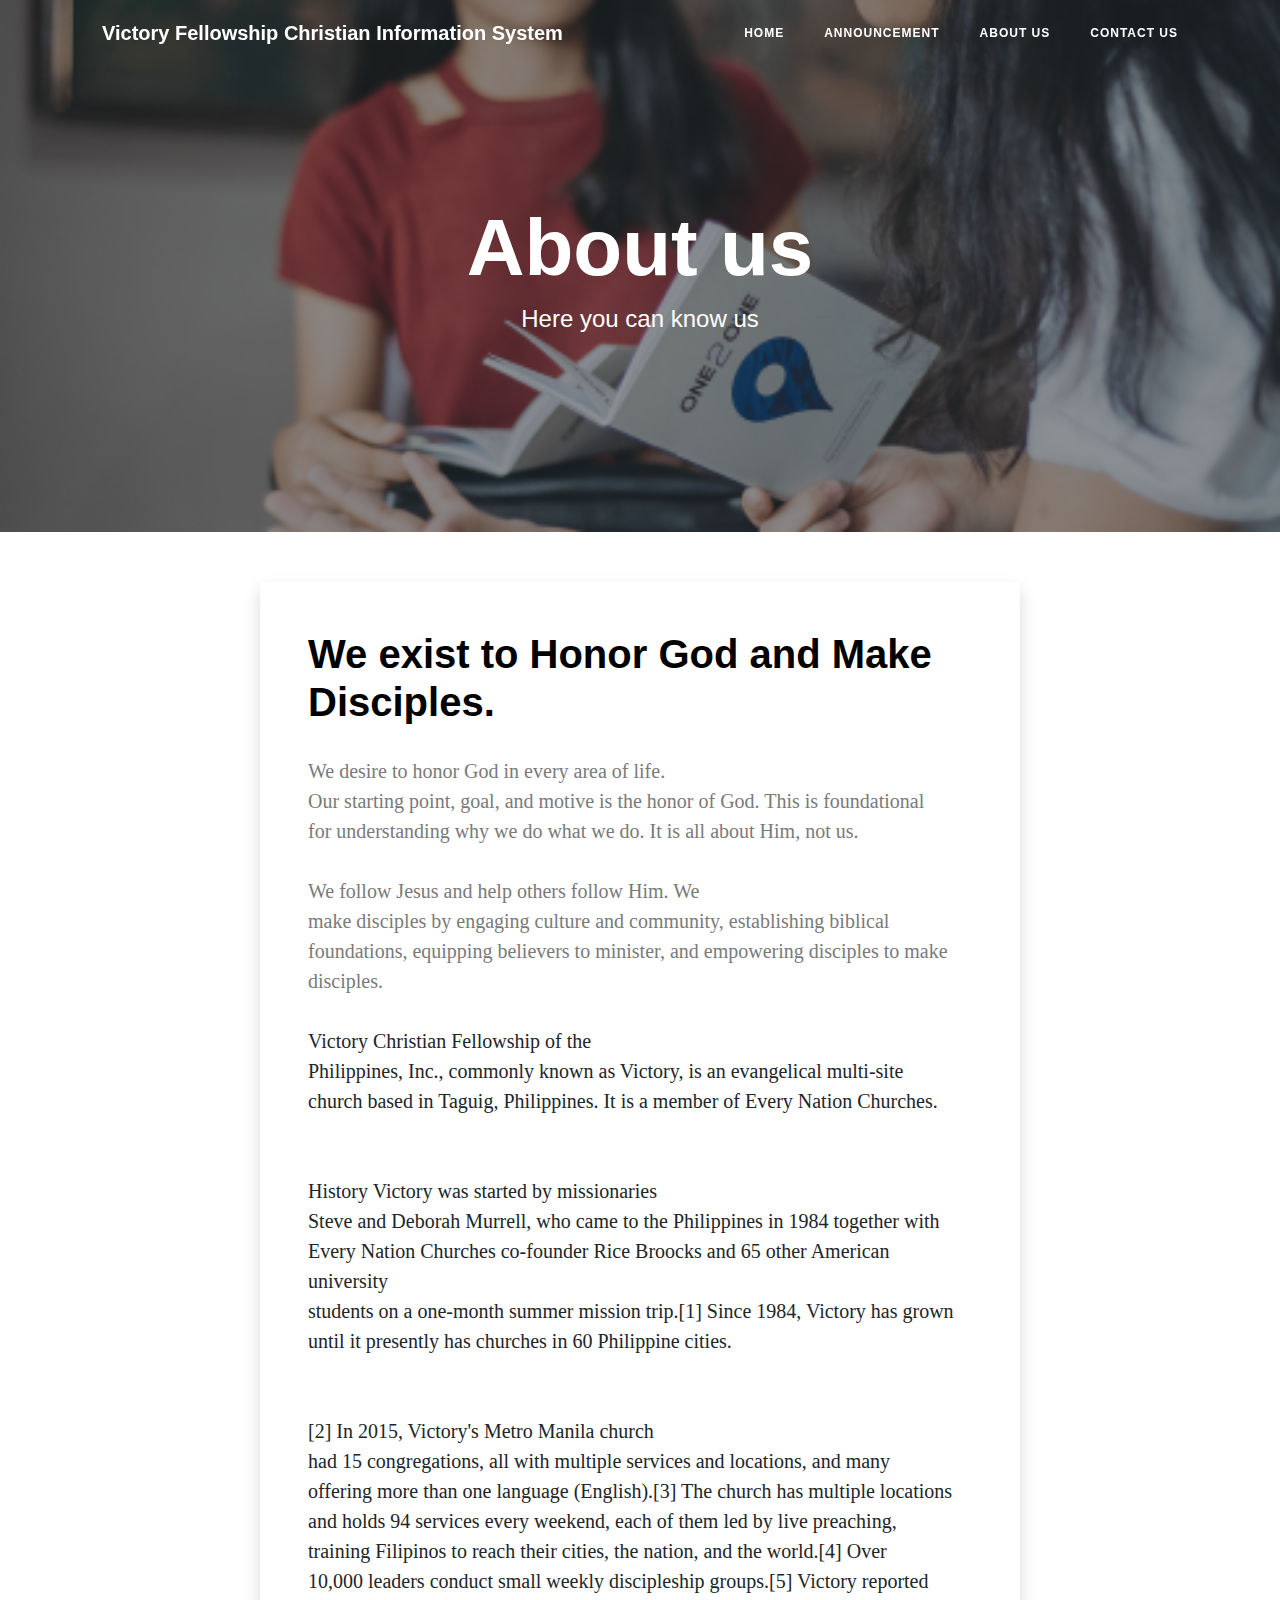
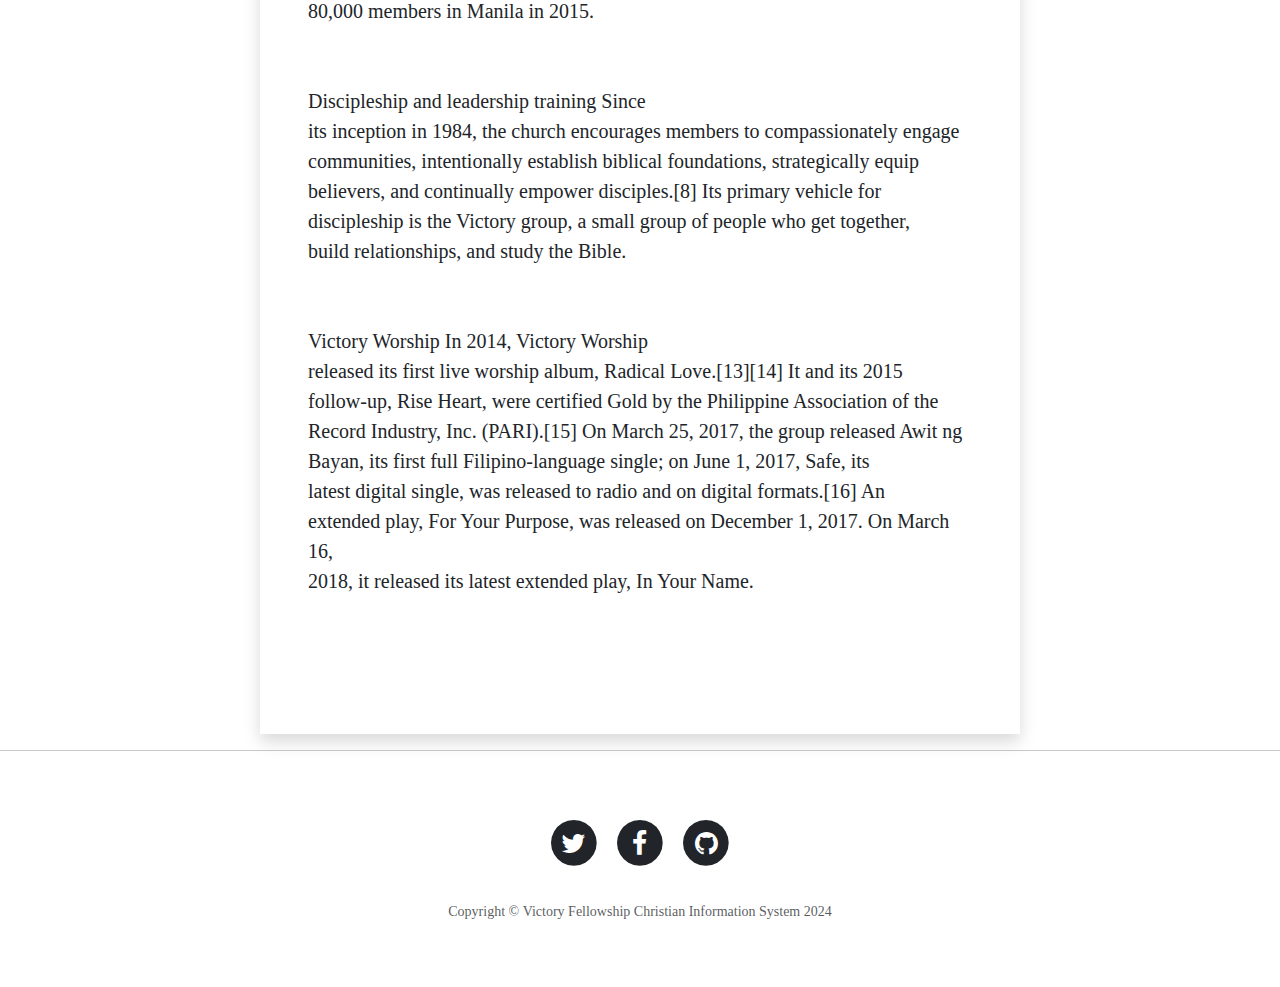
<file: VFCIS/about.html>
<!DOCTYPE html>
<html data-bs-theme="light" lang="en">

<head>
    <meta charset="utf-8">
    <meta name="viewport" content="width=device-width, initial-scale=1.0, shrink-to-fit=no">
    <title>About us - Victory Fellowship Christian Information System</title>
    <meta name="description" content="Honor God make Disciples and help the students to grow in Leadership, Integrity, Faith and Excellence.">
    <link rel="stylesheet" href="assets/bootstrap/css/bootstrap.min.css">
    <link rel="stylesheet" href="assets/fonts/font-awesome.min.css">
</head>

<body>
    <nav class="navbar navbar-expand-lg fixed-top navbar-light" id="mainNav">
        <div class="container"><a class="navbar-brand" href="index.html">Victory Fellowship Christian Information System</a><button data-bs-toggle="collapse" data-bs-target="#navbarResponsive" class="navbar-toggler" aria-controls="navbarResponsive" aria-expanded="false" aria-label="Toggle navigation"><i class="fa fa-bars"></i></button>
            <div class="collapse navbar-collapse" id="navbarResponsive">
                <ul class="navbar-nav ms-auto">
                    <li class="nav-item"><a class="nav-link" href="index.html">Home</a></li>
                    <li class="nav-item"><a class="nav-link" href="announcement.html">announcement</a></li>
                    <li class="nav-item"><a class="nav-link" href="about.html">About us</a></li>
                    <li class="nav-item"><a class="nav-link" href="contact.html">Contact us</a></li>
                </ul>
            </div>
        </div>
    </nav>
    <header class="masthead" style="background: url(&quot;assets/img/12.png&quot;) center / cover;">
        <div class="overlay"></div>
        <div class="container">
            <div class="row">
                <div class="col-md-10 col-lg-8 mx-auto position-relative">
                    <div class="site-heading">
                        <h1>About us</h1><span class="subheading">Here you can know us</span>
                    </div>
                </div>
            </div>
        </div>
    </header>
    <div class="container">
        <div class="row">
            <div class="col-md-10 col-lg-8 mx-auto p-5 shadow">
                <h1 class="text-start"><span style="color: black;">We&nbsp;exist to Honor God and Make Disciples.</span></h1>
                <p><span style="color: rgb(122, 122, 122);">We desire to honor God in every area of life.</span><br><span style="color: rgb(122, 122, 122);">Our starting point, goal, and motive is the honor of God. This is foundational</span><br><span style="color: rgb(122, 122, 122);">for understanding why we do what we do. It is all about Him, not us.</span></p>
                <p><span style="color: rgb(122, 122, 122);">We follow Jesus and help others follow Him. We</span><br><span style="color: rgb(122, 122, 122);">make disciples by engaging culture and community, establishing biblical</span><br><span style="color: rgb(122, 122, 122);">foundations, equipping believers to minister, and empowering disciples to make</span><br><span style="color: rgb(122, 122, 122);">disciples.</span></p>
                <p class="text-start">Victory Christian Fellowship of the<br> Philippines, Inc., commonly known as Victory, is an evangelical multi-site<br> church based in Taguig, Philippines. It is a member of Every Nation Churches.<br><br><br>History Victory was started by missionaries<br> Steve and Deborah Murrell, who came to the Philippines in 1984 together with<br> Every Nation Churches co-founder Rice Broocks and 65 other American university<br> students on a one-month summer mission trip.[1] Since 1984, Victory has grown<br> until it presently has churches in 60 Philippine cities.<br><br><br>[2] In 2015, Victory's Metro Manila church<br> had 15 congregations, all with multiple services and locations, and many<br> offering more than one language (English).[3] The church has multiple locations<br> and holds 94 services every weekend, each of them led by live preaching,<br> training Filipinos to reach their cities, the nation, and the world.[4] Over<br> 10,000 leaders conduct small weekly discipleship groups.[5] Victory reported<br> 80,000 members in Manila in 2015.<br><br><br>Discipleship and leadership training Since<br> its inception in 1984, the church encourages members to compassionately engage<br> communities, intentionally establish biblical foundations, strategically equip<br> believers, and continually empower disciples.[8] Its primary vehicle for<br> discipleship is the Victory group, a small group of people who get together,<br> build relationships, and study the Bible.<br><br><br>Victory Worship In 2014, Victory Worship<br> released its first live worship album, Radical Love.[13][14] It and its 2015<br> follow-up, Rise Heart, were certified Gold by the Philippine Association of the<br> Record Industry, Inc. (PARI).[15] On March 25, 2017, the group released Awit ng<br> Bayan, its first full Filipino-language single; on June 1, 2017, Safe, its<br> latest digital single, was released to radio and on digital formats.[16] An<br> extended play, For Your Purpose, was released on December 1, 2017. On March 16,<br> 2018, it released its latest extended play, In Your Name.<br><br><br></p>
            </div>
        </div>
    </div>
    <hr>
    <footer>
        <div class="container">
            <div class="row">
                <div class="col-md-10 col-lg-8 mx-auto">
                    <ul class="list-inline text-center">
                        <li class="list-inline-item"><span class="fa-stack fa-lg"><i class="fa fa-circle fa-stack-2x"></i><i class="fa fa-twitter fa-stack-1x fa-inverse"></i></span></li>
                        <li class="list-inline-item"><span class="fa-stack fa-lg"><i class="fa fa-circle fa-stack-2x"></i><i class="fa fa-facebook fa-stack-1x fa-inverse"></i></span></li>
                        <li class="list-inline-item"><span class="fa-stack fa-lg"><i class="fa fa-circle fa-stack-2x"></i><i class="fa fa-github fa-stack-1x fa-inverse"></i></span></li>
                    </ul>
                    <p class="text-muted copyright">Copyright&nbsp;©&nbsp;Victory Fellowship Christian Information System 2024</p>
                </div>
            </div>
        </div>
    </footer>
    <script src="assets/js/jquery.min.js"></script>
    <script src="assets/bootstrap/js/bootstrap.min.js"></script>
    <script src="assets/js/clean-blog.js"></script>
</body>

</html>
</file>
<file: GICDS/assets/css/Navbar-Right-Links-Dark-icons.css>
.bs-icon {
  --bs-icon-size: .75rem;
  display: flex;
  flex-shrink: 0;
  justify-content: center;
  align-items: center;
  font-size: var(--bs-icon-size);
  width: calc(var(--bs-icon-size) * 2);
  height: calc(var(--bs-icon-size) * 2);
  color: var(--bs-primary);
}

.bs-icon-xs {
  --bs-icon-size: 1rem;
  width: calc(var(--bs-icon-size) * 1.5);
  height: calc(var(--bs-icon-size) * 1.5);
}

.bs-icon-sm {
  --bs-icon-size: 1rem;
}

.bs-icon-md {
  --bs-icon-size: 1.5rem;
}

.bs-icon-lg {
  --bs-icon-size: 2rem;
}

.bs-icon-xl {
  --bs-icon-size: 2.5rem;
}

.bs-icon.bs-icon-primary {
  color: var(--bs-white);
  background: var(--bs-primary);
}

.bs-icon.bs-icon-primary-light {
  color: var(--bs-primary);
  background: rgba(var(--bs-primary-rgb), .2);
}

.bs-icon.bs-icon-semi-white {
  color: var(--bs-primary);
  background: rgba(255, 255, 255, .5);
}

.bs-icon.bs-icon-rounded {
  border-radius: .5rem;
}

.bs-icon.bs-icon-circle {
  border-radius: 50%;
}
</file>
<file: SBRRS old/assets/css/Hero-Carousel-images.css>
.fit-cover {
  object-fit: cover;
}
</file>
<file: SBRRS old/assets/css/Login-Form-Basic-icons.css>
.bs-icon {
  --bs-icon-size: .75rem;
  display: flex;
  flex-shrink: 0;
  justify-content: center;
  align-items: center;
  font-size: var(--bs-icon-size);
  width: calc(var(--bs-icon-size) * 2);
  height: calc(var(--bs-icon-size) * 2);
  color: var(--bs-primary);
}

.bs-icon-xs {
  --bs-icon-size: 1rem;
  width: calc(var(--bs-icon-size) * 1.5);
  height: calc(var(--bs-icon-size) * 1.5);
}

.bs-icon-sm {
  --bs-icon-size: 1rem;
}

.bs-icon-md {
  --bs-icon-size: 1.5rem;
}

.bs-icon-lg {
  --bs-icon-size: 2rem;
}

.bs-icon-xl {
  --bs-icon-size: 2.5rem;
}

.bs-icon.bs-icon-primary {
  color: var(--bs-white);
  background: var(--bs-primary);
}

.bs-icon.bs-icon-primary-light {
  color: var(--bs-primary);
  background: rgba(var(--bs-primary-rgb), .2);
}

.bs-icon.bs-icon-semi-white {
  color: var(--bs-primary);
  background: rgba(255, 255, 255, .5);
}

.bs-icon.bs-icon-rounded {
  border-radius: .5rem;
}

.bs-icon.bs-icon-circle {
  border-radius: 50%;
}
</file>
